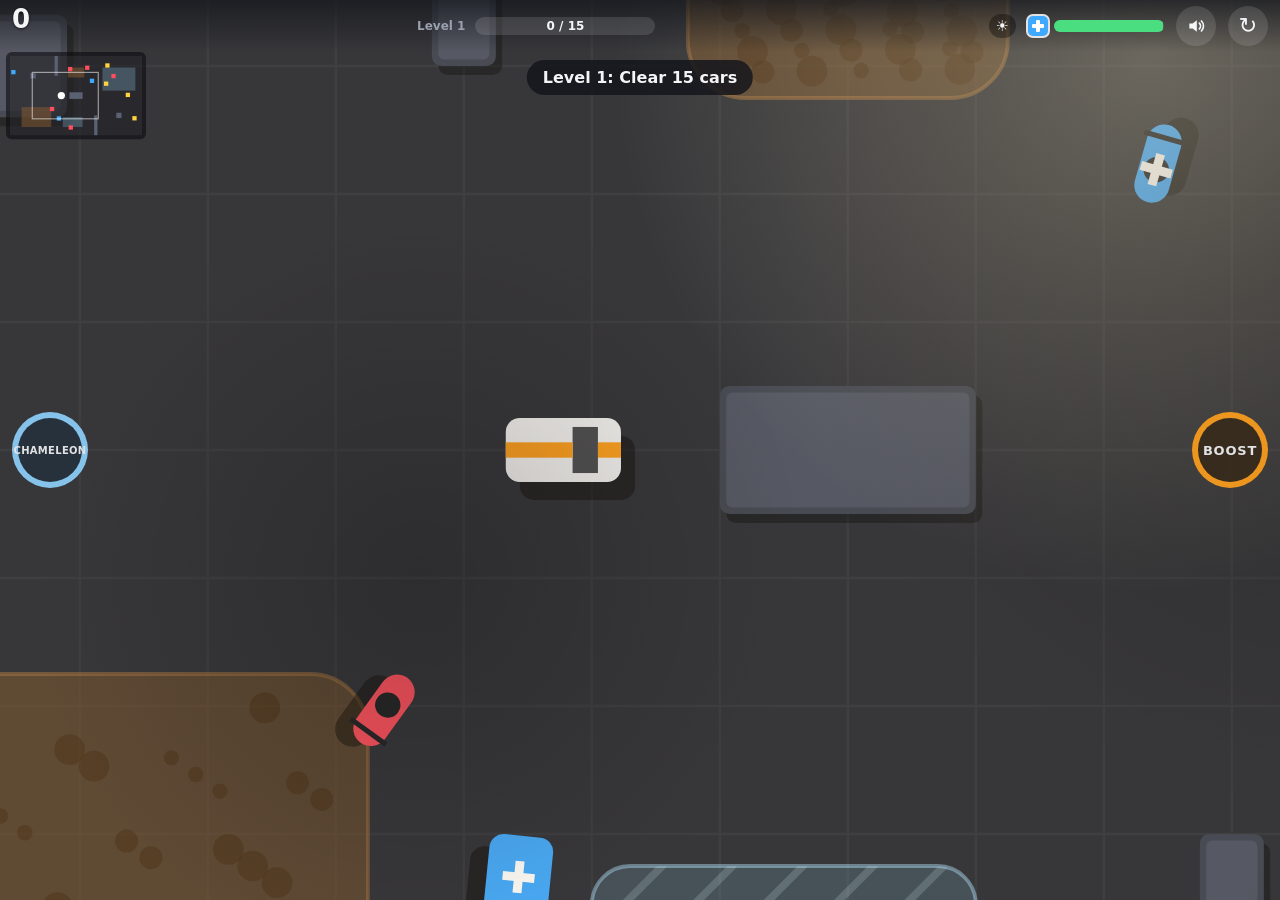
<file: index.html>
<!doctype html>
<html lang="en">
<head>
  <meta charset="utf-8">
  <meta name="viewport" content="width=device-width, initial-scale=1, maximum-scale=1, user-scalable=no, viewport-fit=cover">
  <meta name="theme-color" content="#14161c">
  <meta name="mobile-web-app-capable" content="yes">
  <meta name="apple-mobile-web-app-capable" content="yes">
  <meta name="apple-mobile-web-app-status-bar-style" content="black-translucent">
  <title>Bumper Block</title>
  <link rel="stylesheet" href="style.css?v=b4782bb3">
</head>
<body>
  <canvas id="game"></canvas>

  <div id="hud">
    <div id="score-box">
      <div id="score">0</div>
      <div id="combo"></div>
    </div>
    <div id="goal"><div id="goal-label"></div><div id="goal-items"></div></div>
    <div id="weather" hidden><span class="icon"></span><span class="wind">&#x2192;</span></div>
    <div id="health">
      <div id="repair" title="Repair color: explode these to heal"><span class="cross"></span></div>
      <div id="health-bar"><div id="health-fill"></div></div>
    </div>
    <button id="mute" type="button" aria-label="Mute sound">
      <svg viewBox="0 0 24 24" width="20" height="20" aria-hidden="true">
        <path d="M4 9h4l5-4v14l-5-4H4z" fill="currentColor"/>
        <path class="waves" d="M16 8.5a5 5 0 0 1 0 7M18.5 6a8.5 8.5 0 0 1 0 12" stroke="currentColor" stroke-width="2" fill="none" stroke-linecap="round"/>
        <path class="cross" d="M16 9l6 6M22 9l-6 6" stroke="currentColor" stroke-width="2" stroke-linecap="round"/>
      </svg>
    </button>
    <button id="restart" type="button" aria-label="Retry level">&#x21bb;</button>
  </div>

  <button id="boost" type="button" aria-label="Boost"><span>BOOST</span></button>
  <button id="ability" type="button" aria-label="Use ability"><span id="ability-label">CHAMELEON</span></button>
  <button id="ability-cycle" type="button" aria-label="Swap ability">&#x21c4;</button>

  <div id="gameover" class="overlay" hidden>
    <div class="panel">
      <h1 id="go-title">Boxed in!</h1>
      <p id="go-level"></p>
      <div id="final-score">0</div>
      <table id="go-stats" class="summary"></table>
      <div class="buttons">
        <button id="restart-big" class="primary" type="button">Retry level</button>
        <button id="restart-first" class="secondary" type="button">Level 1</button>
      </div>
    </div>
  </div>

  <div id="levelup" class="overlay" hidden>
    <div class="panel wide">
      <div class="col">
        <h1 id="lu-title">Level clear!</h1>
        <div id="lu-stars"></div>
        <table id="lu-stats"></table>
        <table id="lu-summary" class="summary"></table>
      </div>
      <div class="col">
        <p id="lu-pick">Pick an upgrade for the rest of the run</p>
        <div id="lu-cards"></div>
        <p id="lu-picks"></p>
        <div class="buttons">
          <button id="next-level" class="primary" type="button">Next level</button>
        </div>
      </div>
    </div>
  </div>

  <div id="toast"><span class="swatch"></span><span class="text"></span></div>

  <div id="debug-text" hidden></div>

  <div id="rotate">
    <div class="phone"></div>
    <p>Rotate your phone to play</p>
  </div>

  <script src="lib/planck.min.js?v=1db17d97"></script>
  <script type="importmap">
  {
    "imports": {
      "./config.js": "./config.js?v=ea735b33",
      "./js/abilities.js": "./js/abilities.js?v=c25e1be8",
      "./js/ai.js": "./js/ai.js?v=a850728c",
      "./js/audio.js": "./js/audio.js?v=5bb695b3",
      "./js/damage.js": "./js/damage.js?v=dd9b1212",
      "./js/effects.js": "./js/effects.js?v=01992020",
      "./js/hud.js": "./js/hud.js?v=381ffd1b",
      "./js/input.js": "./js/input.js?v=0644f353",
      "./js/levels.js": "./js/levels.js?v=7a642bca",
      "./js/main.js": "./js/main.js?v=d21f55bd",
      "./js/match.js": "./js/match.js?v=df3e4b51",
      "./js/physics.js": "./js/physics.js?v=33000527",
      "./js/pileup.js": "./js/pileup.js?v=db631067",
      "./js/player.js": "./js/player.js?v=d1a33bed",
      "./js/render.js": "./js/render.js?v=c2a6567c",
      "./js/spawner.js": "./js/spawner.js?v=a555c7be",
      "./js/terrain.js": "./js/terrain.js?v=55c2fb1a",
      "./js/upgrades.js": "./js/upgrades.js?v=e26ab28d",
      "./js/weather.js": "./js/weather.js?v=530e0fbd"
    }
  }
  </script>
  <script type="module" src="js/main.js?v=d21f55bd"></script>
</body>
</html>
</file>
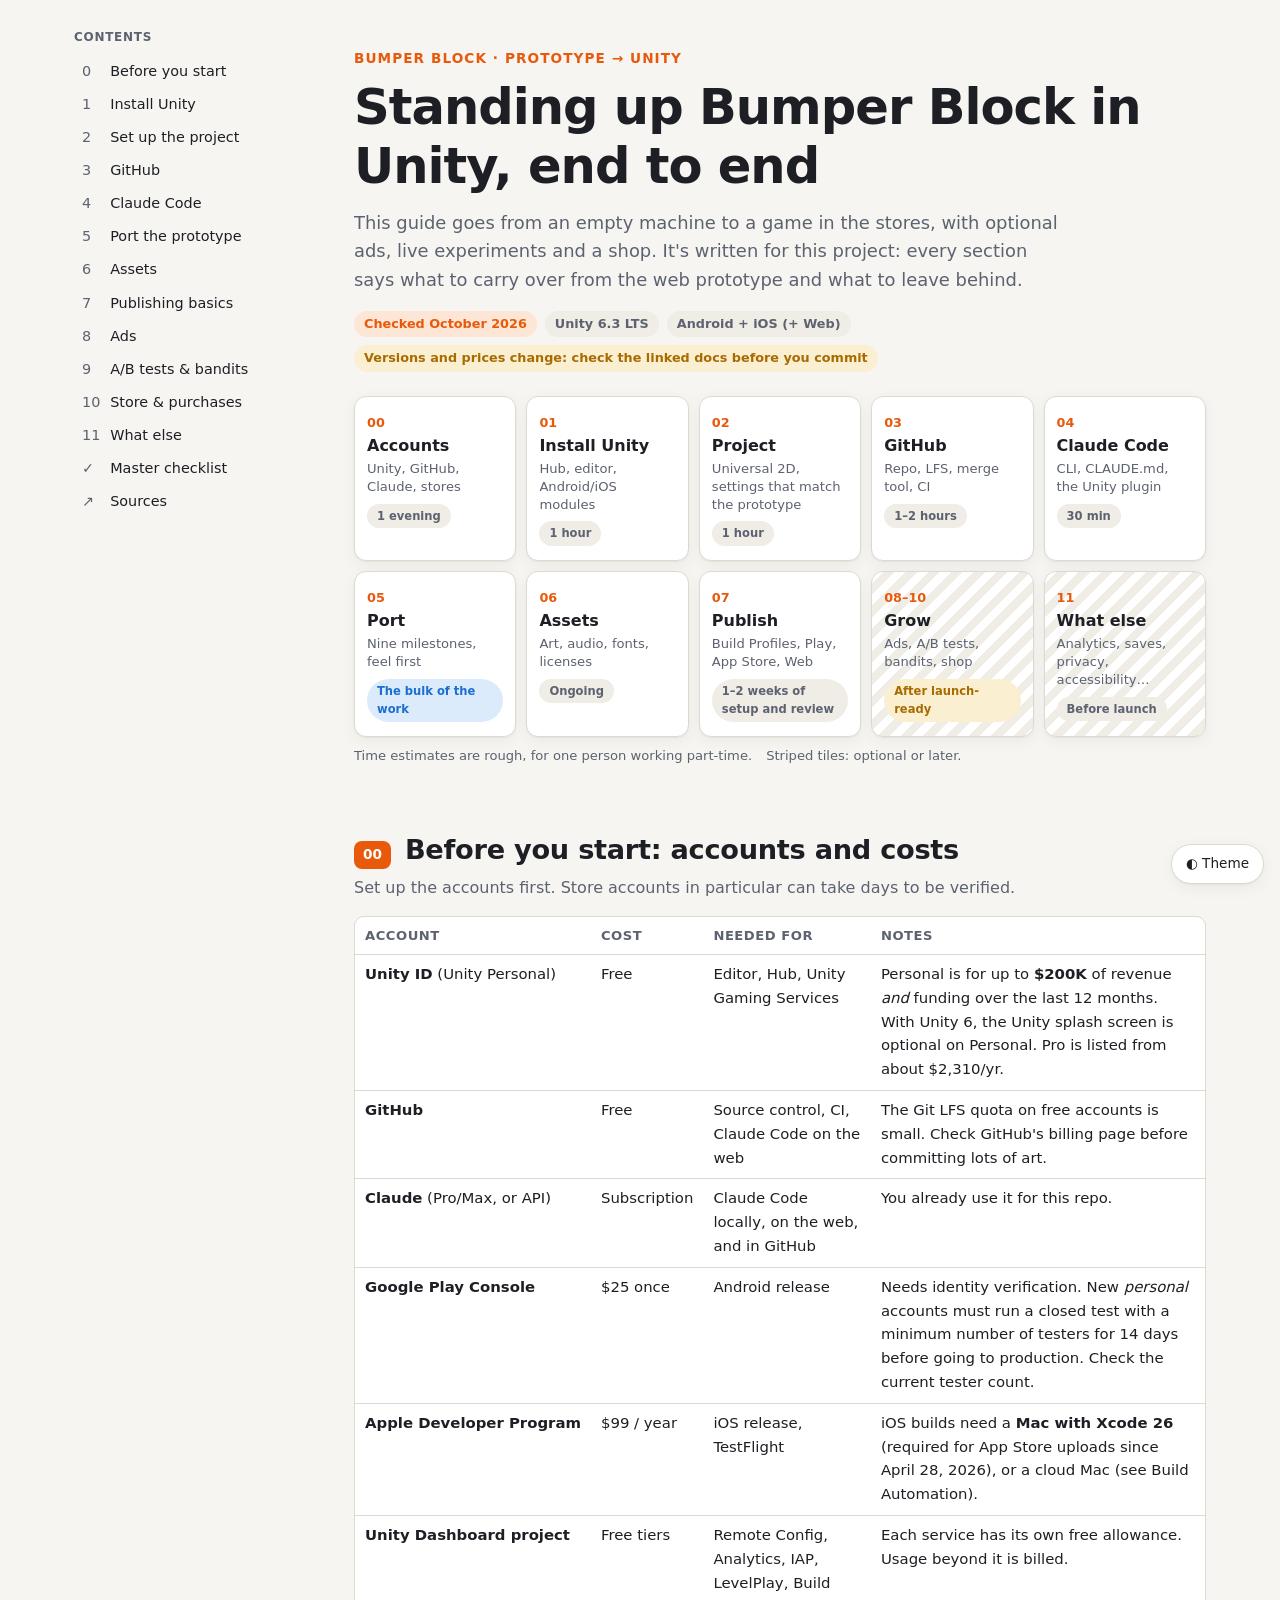
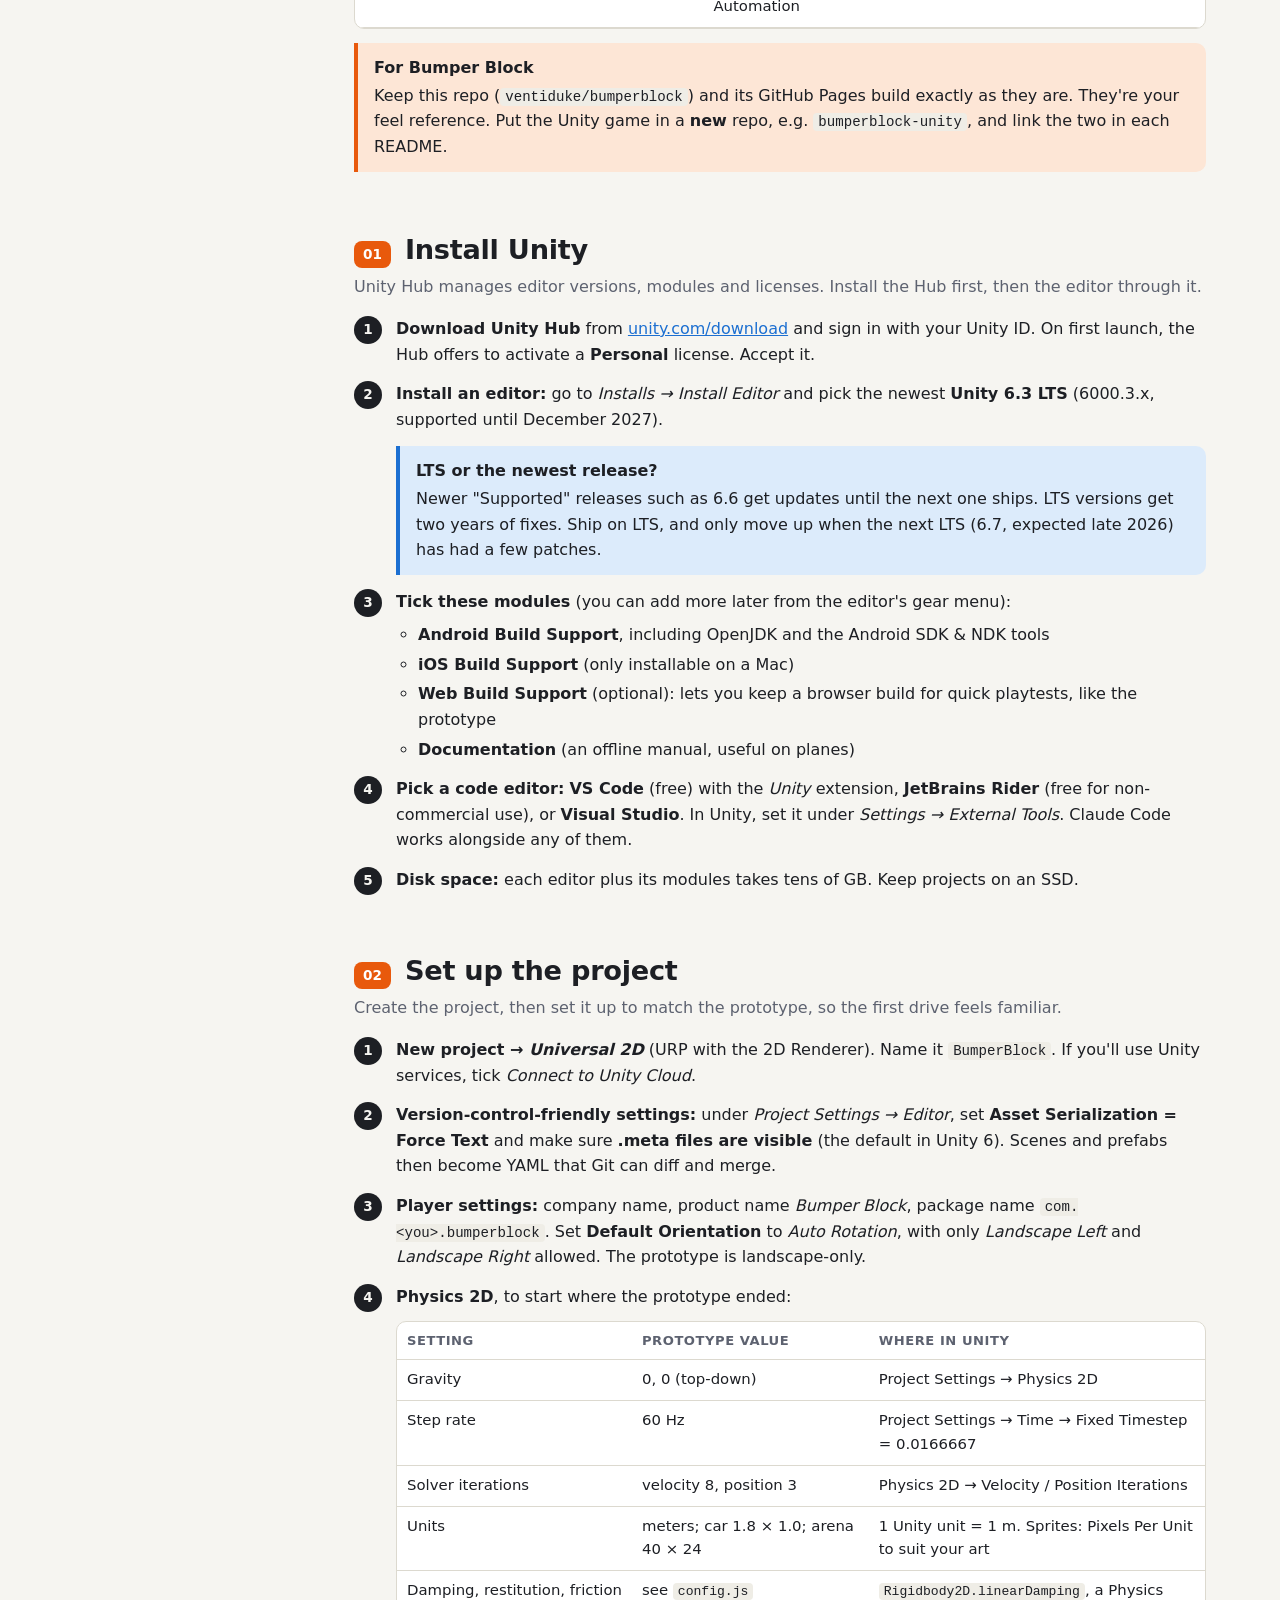
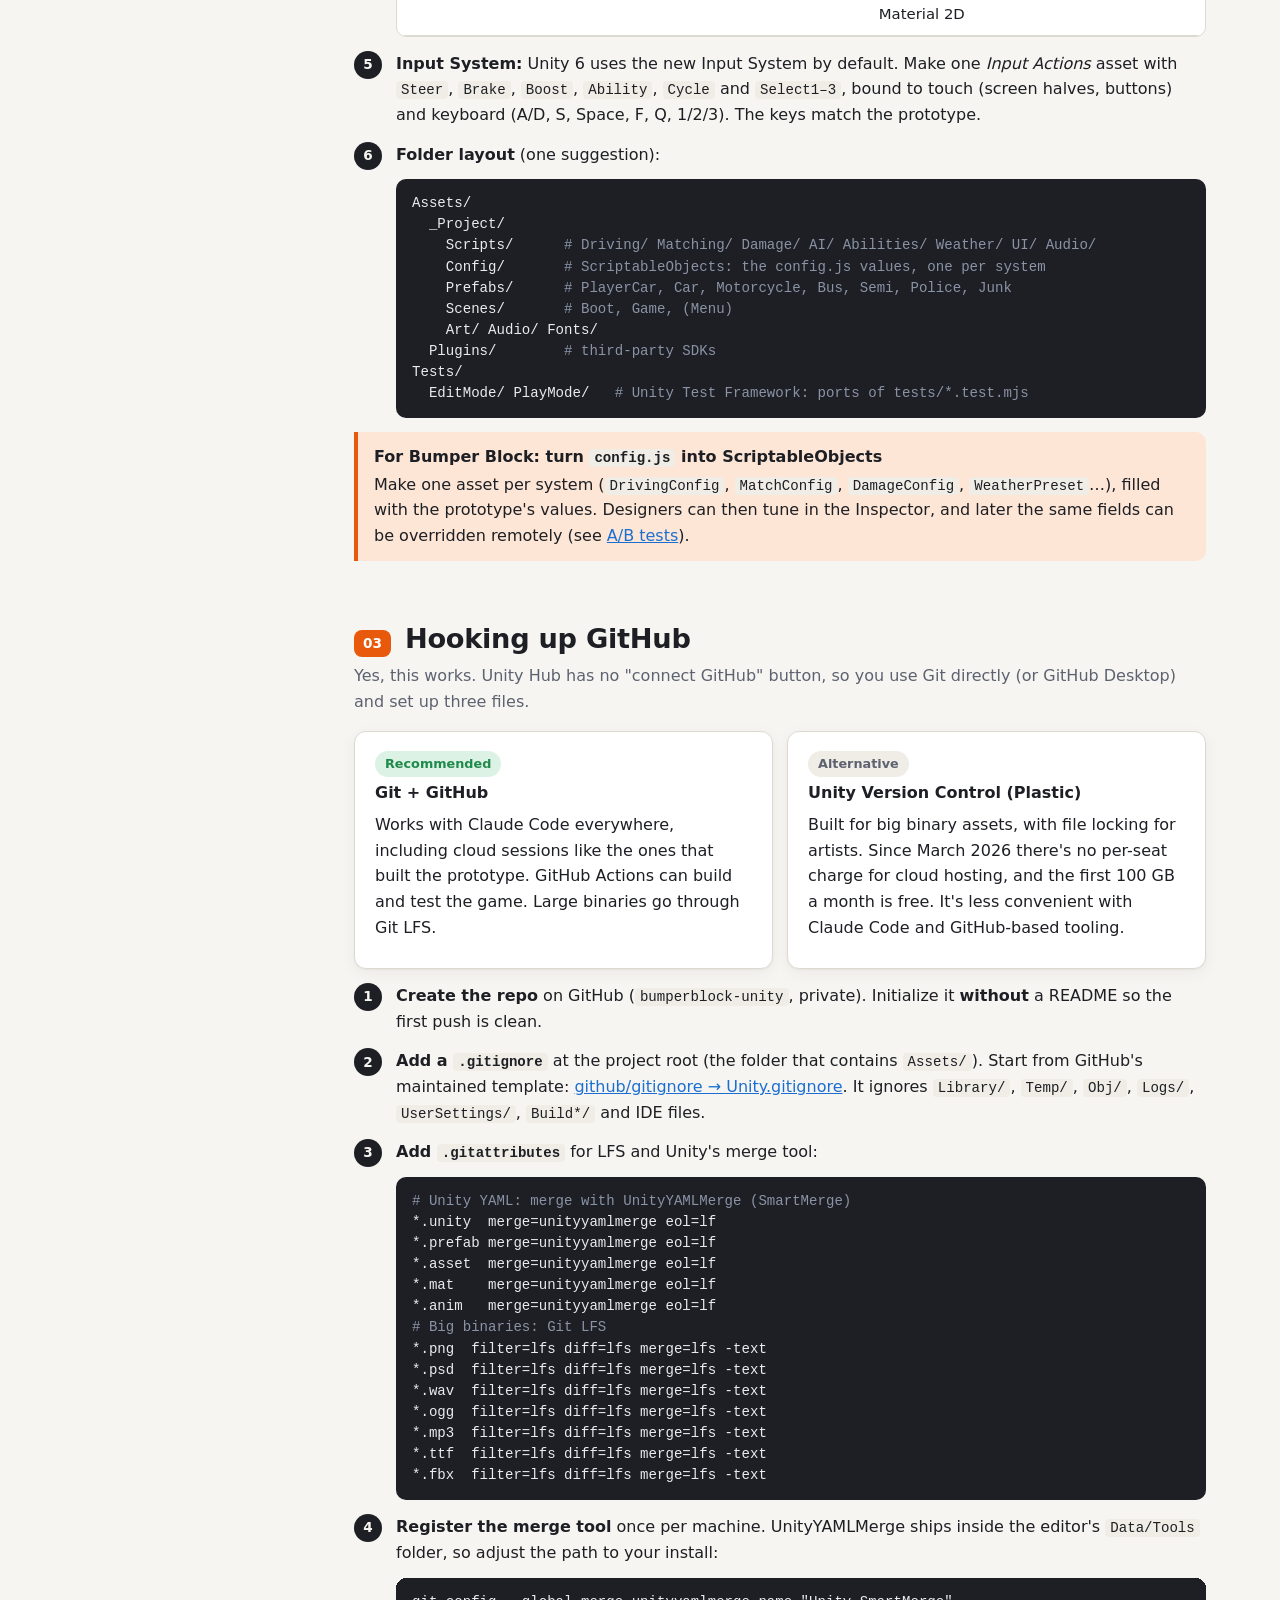
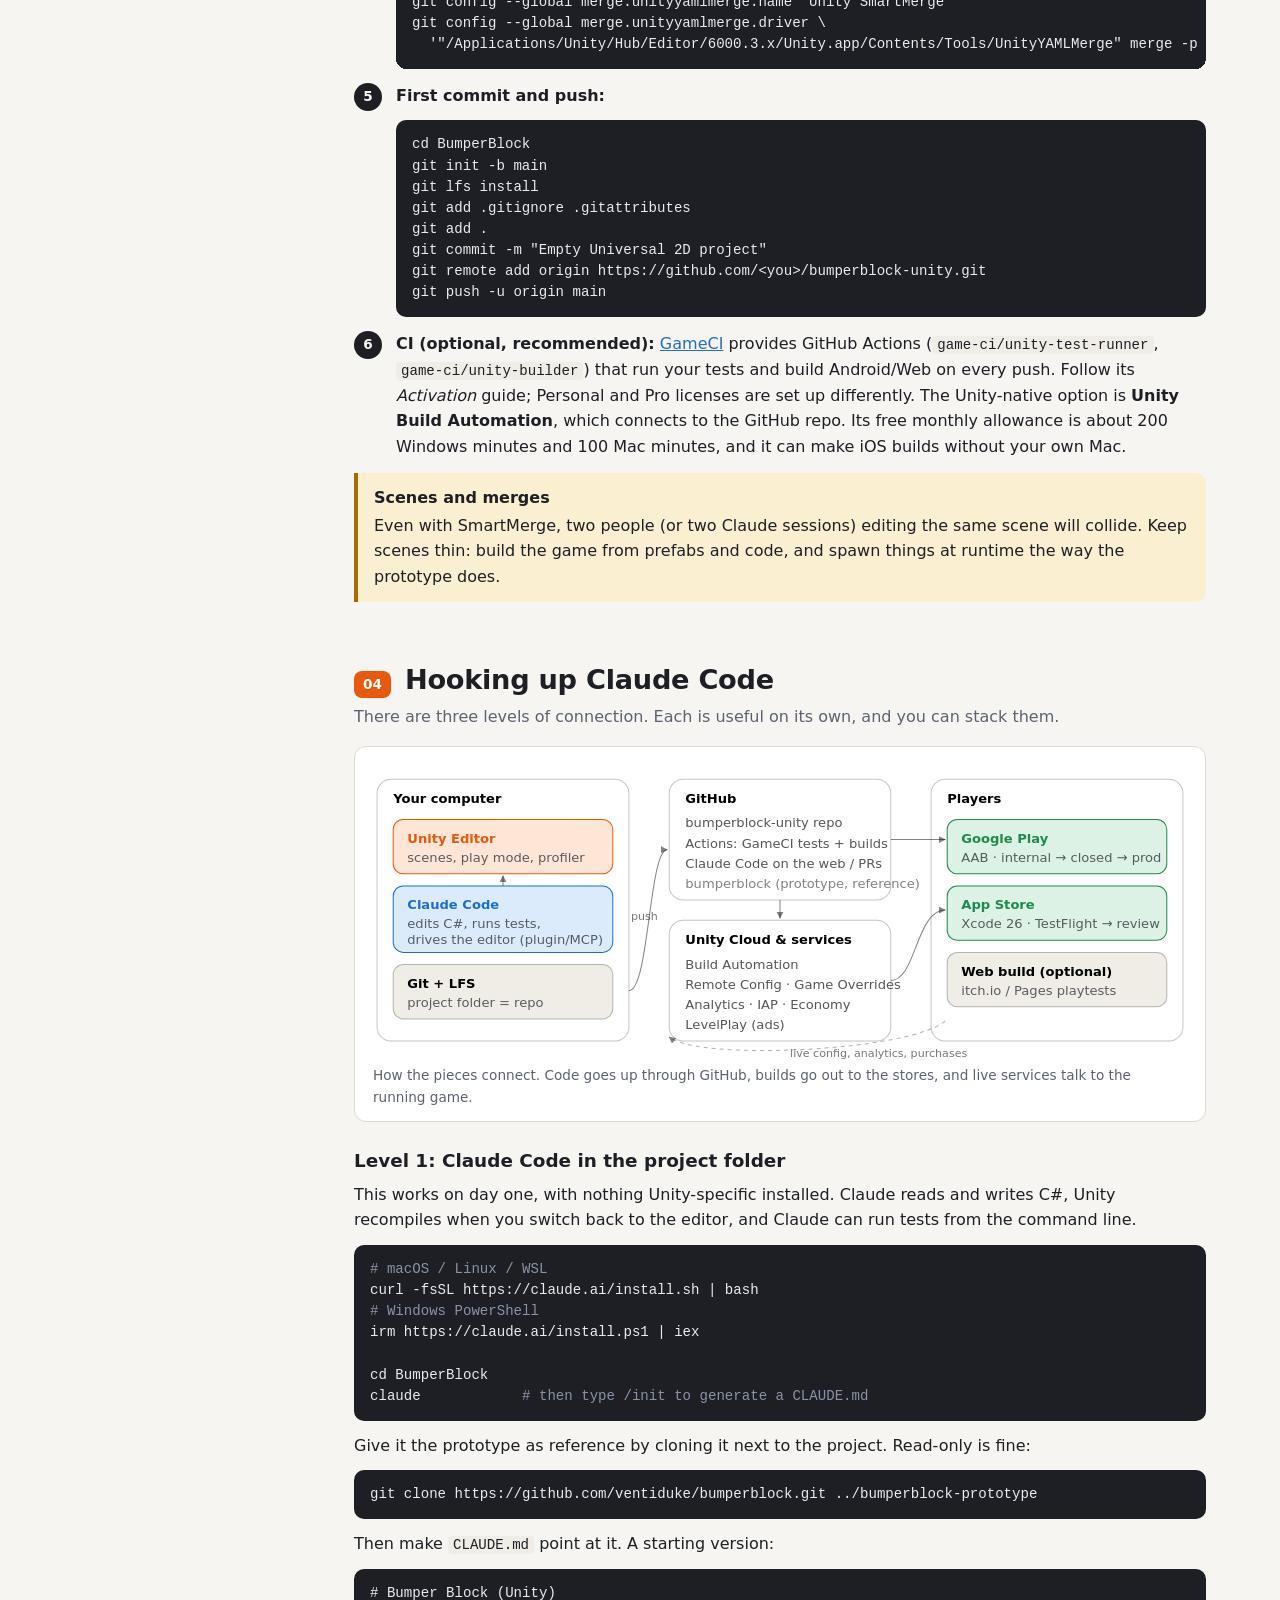
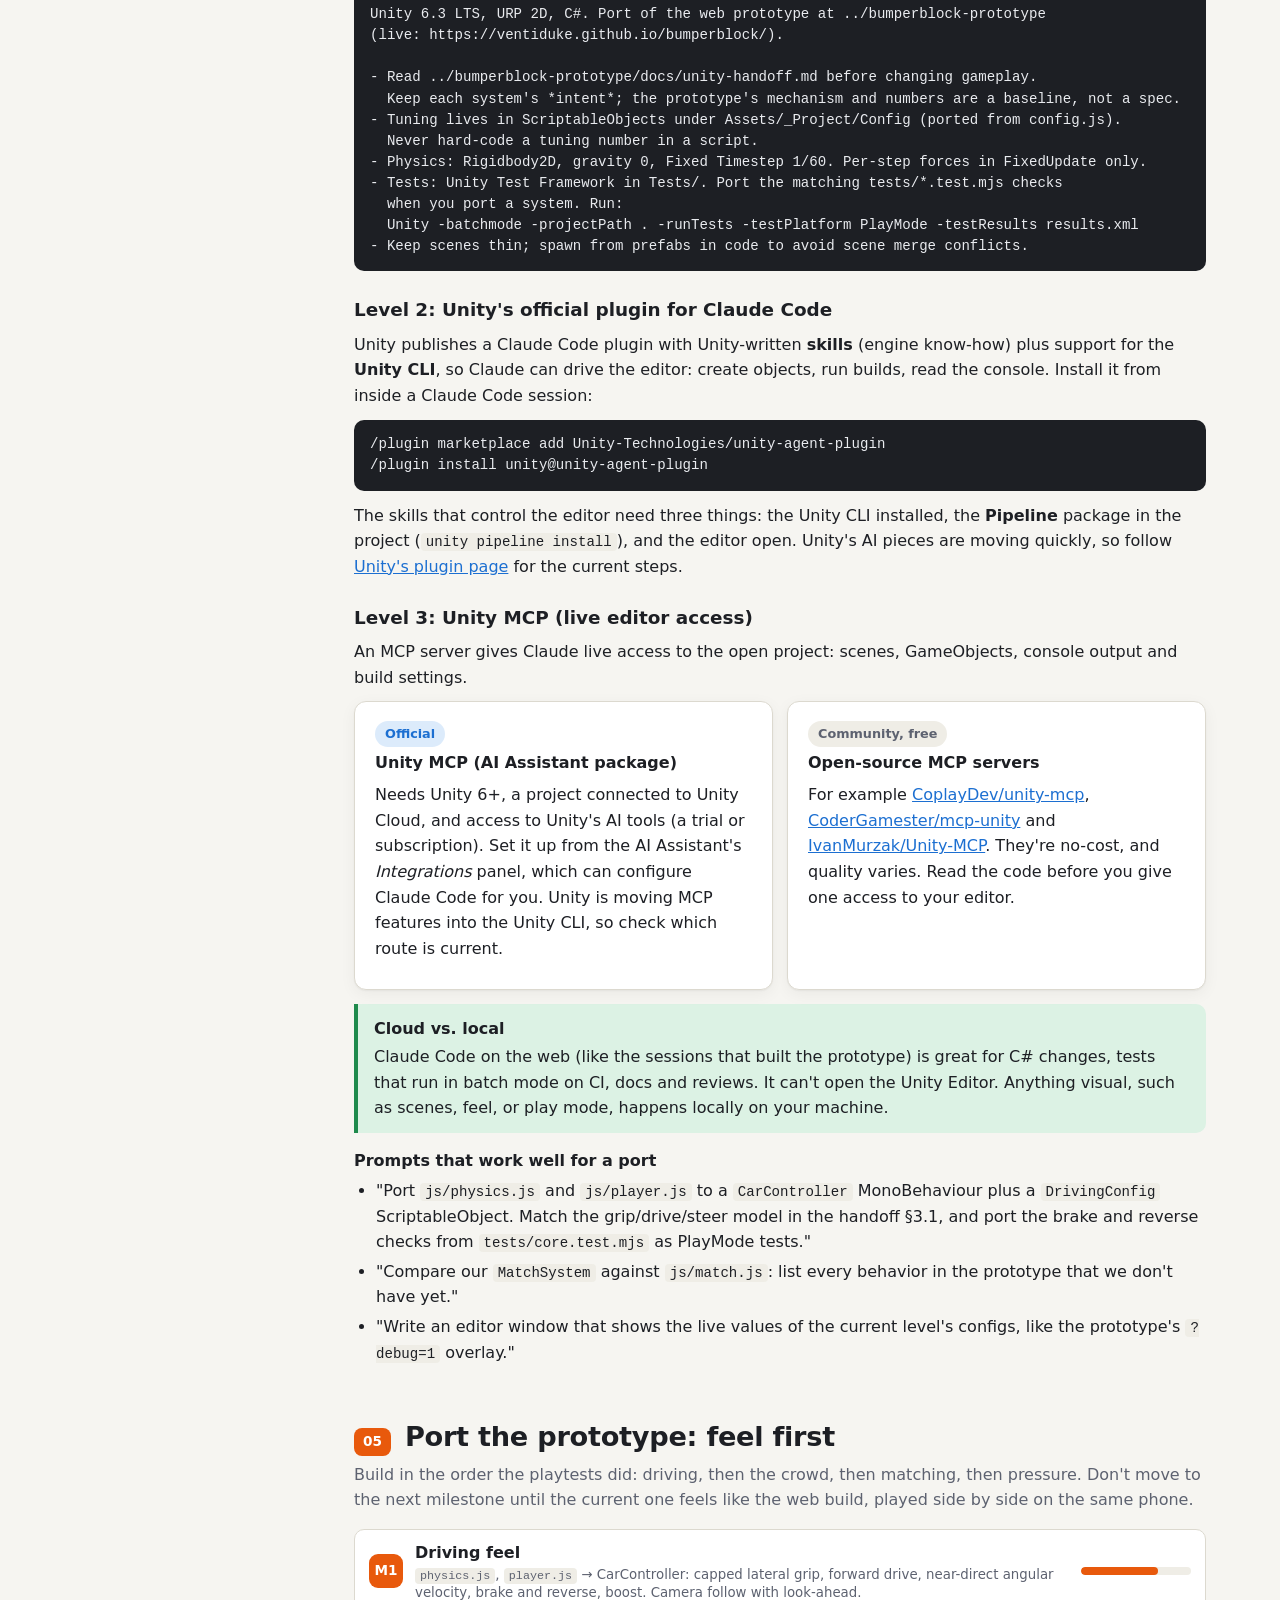
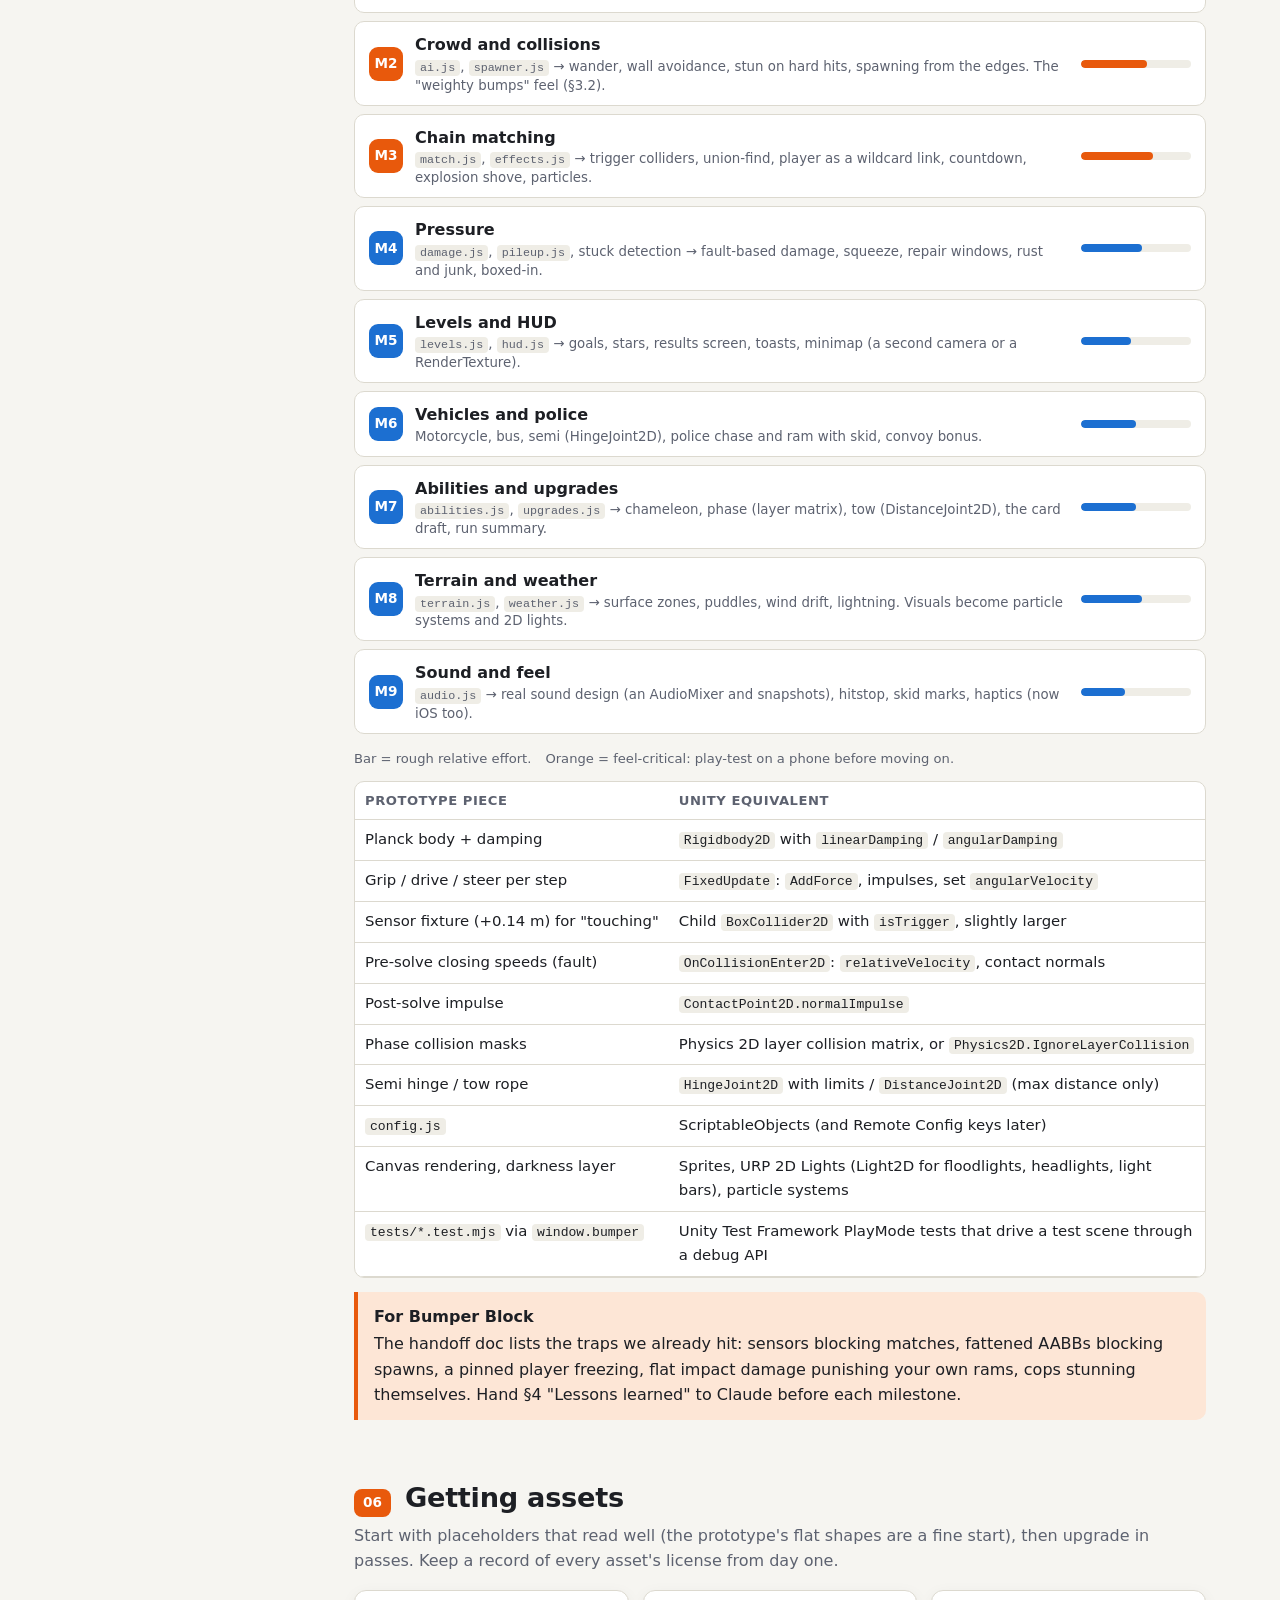
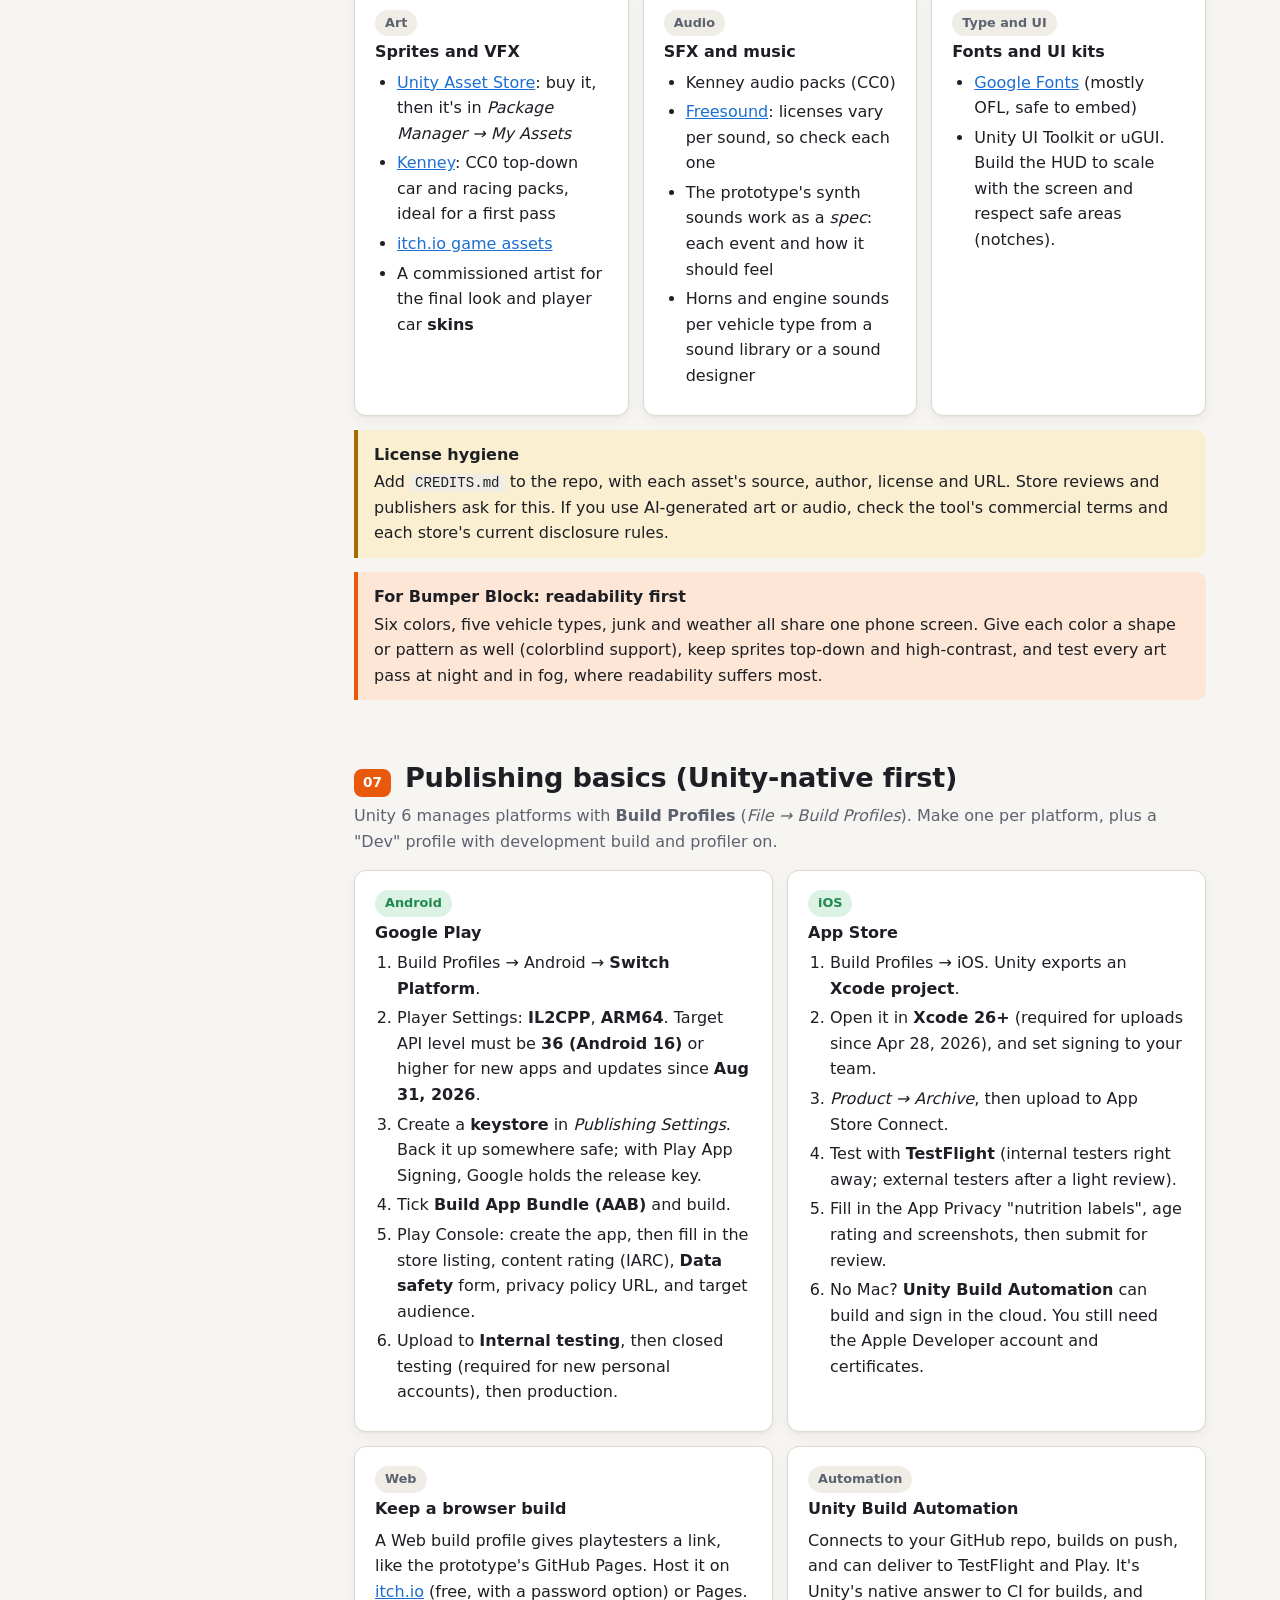
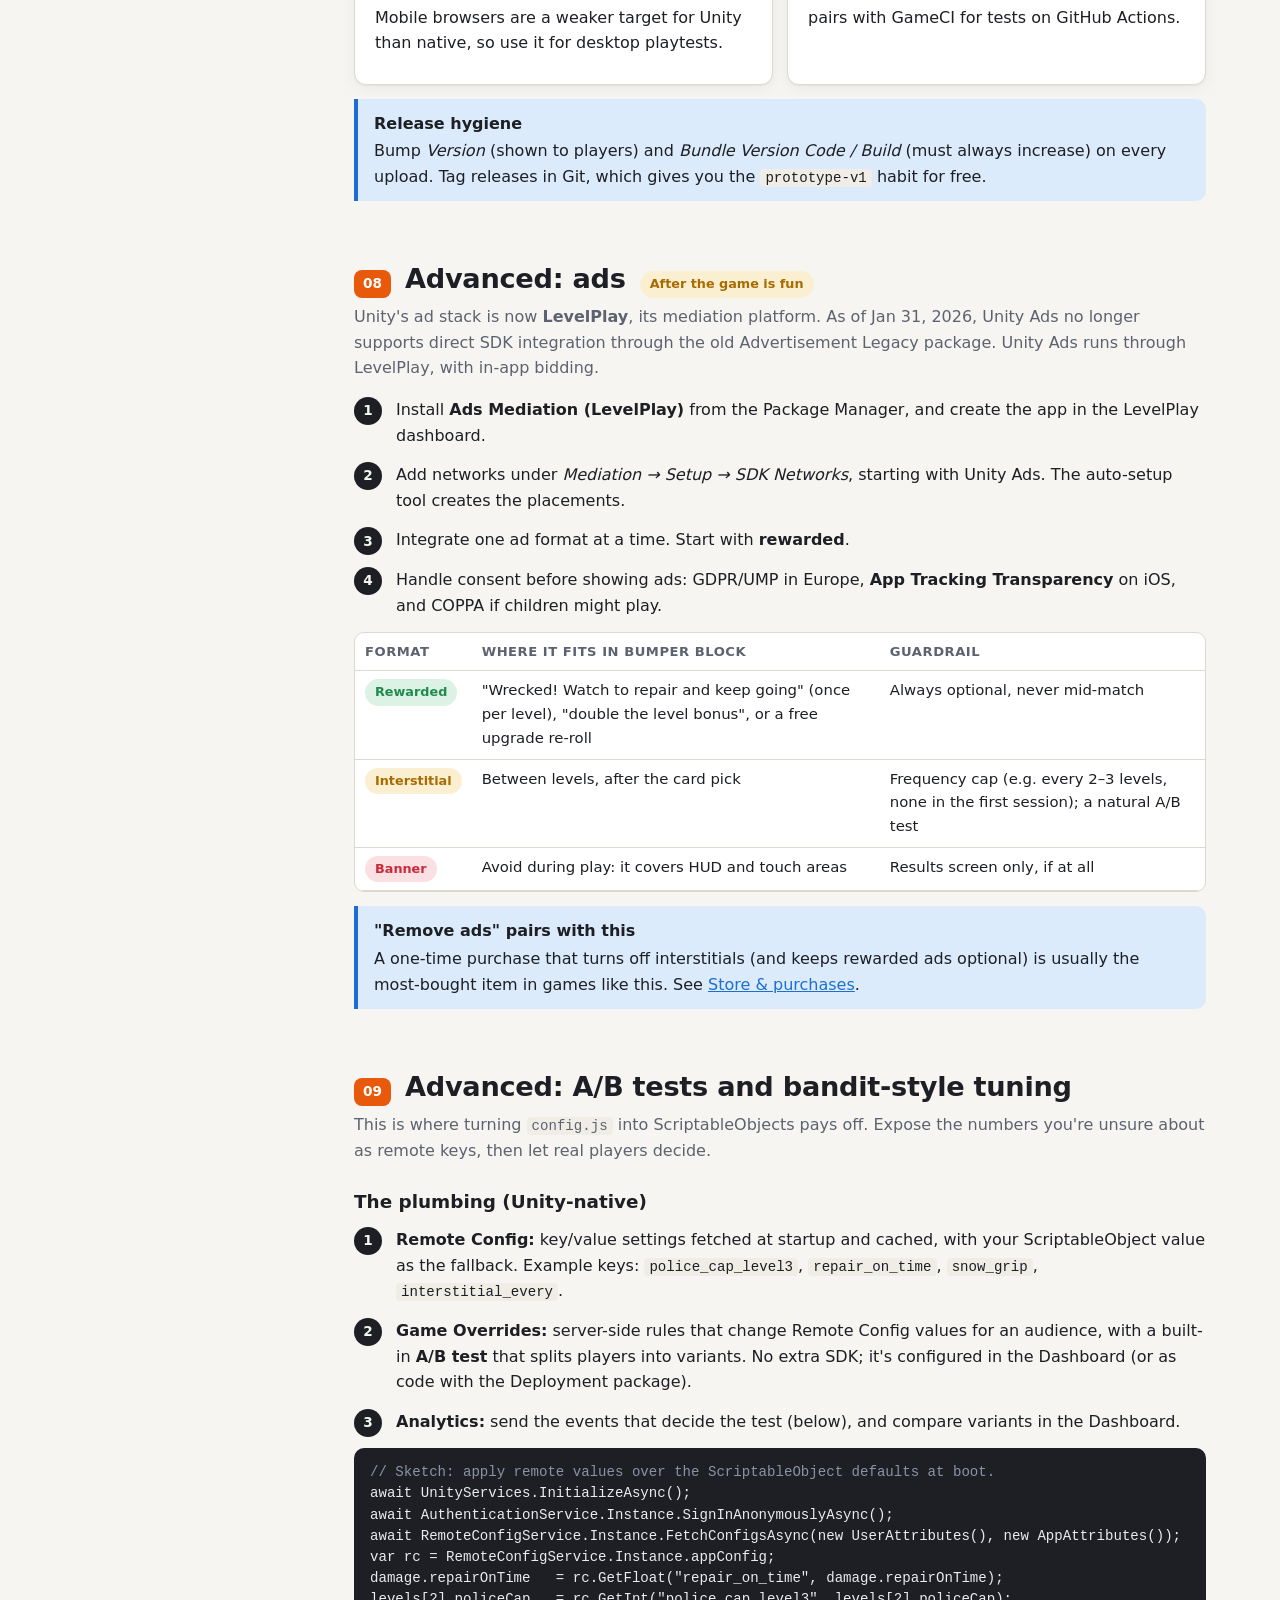
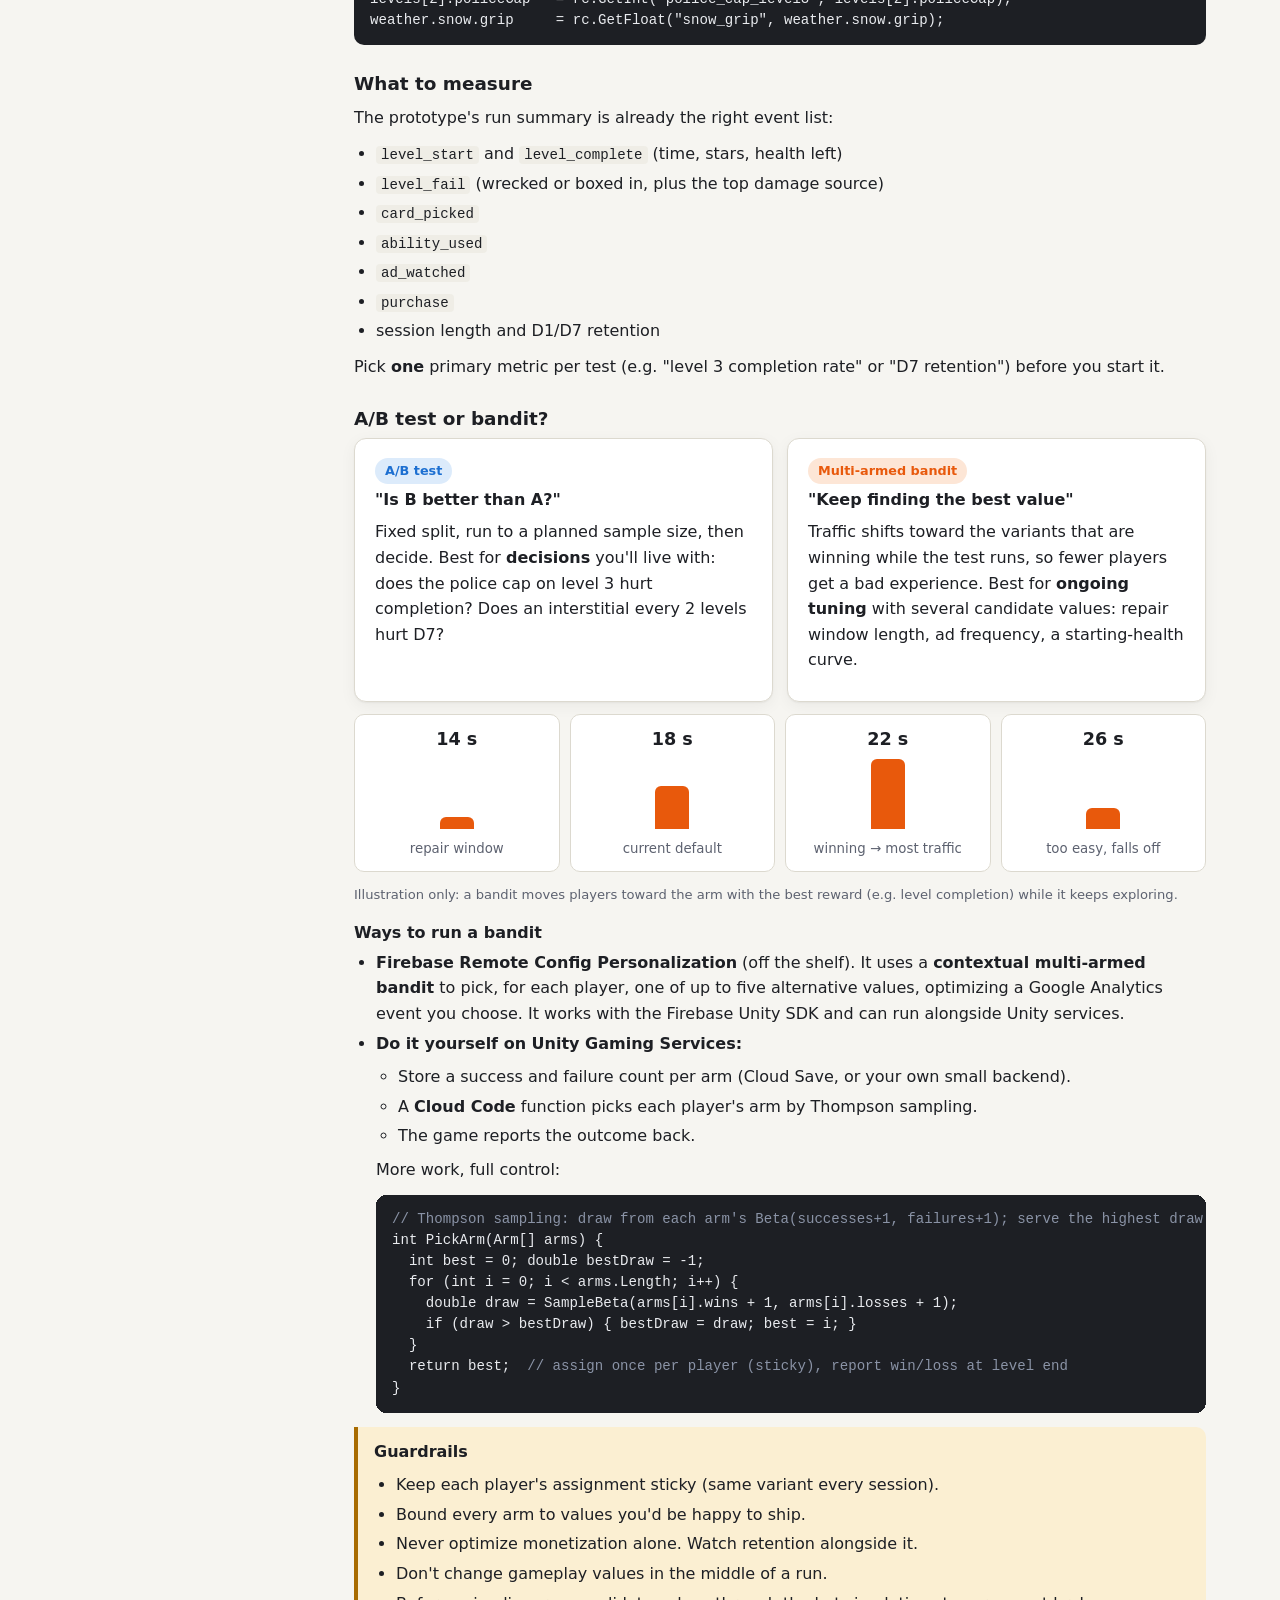
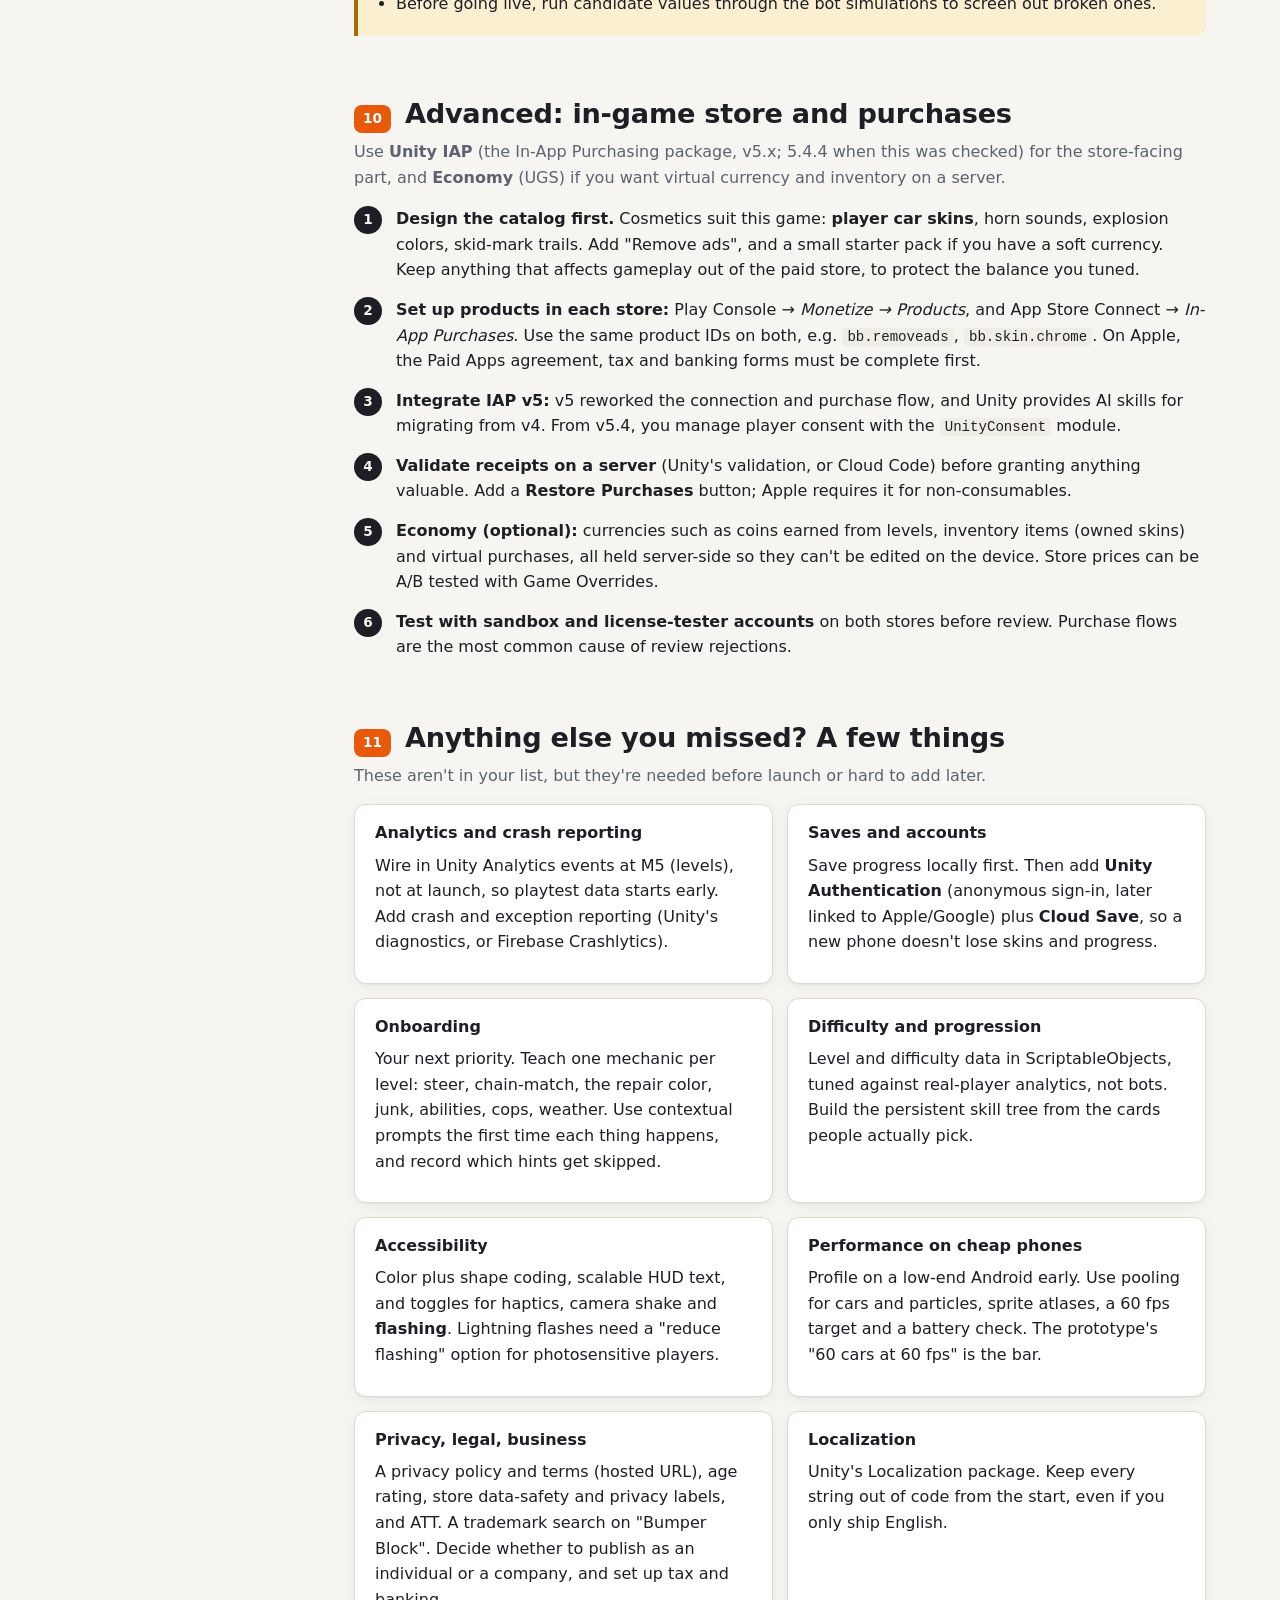
<file: docs/unity-guide.html>
<!doctype html>
<html lang="en">
<head>
<meta charset="utf-8">
<meta name="viewport" content="width=device-width, initial-scale=1">
<title>Bumper Block in Unity</title>
<meta name="description" content="End-to-end guide: standing up Bumper Block in Unity from the web prototype — install, project, GitHub, Claude Code, assets, publishing, ads, A/B tests, bandits and in-app purchases.">
<style>
:root {
  --bg: #f6f5f1;
  --surface: #ffffff;
  --surface-2: #efede6;
  --ink: #1d1f24;
  --muted: #5d6270;
  --line: #dcd9cf;
  --accent: #e8590c;
  --accent-soft: #fde6d6;
  --blue: #1c6fd1;
  --blue-soft: #dcebfb;
  --green: #1f8a4c;
  --green-soft: #dcf2e4;
  --yellow: #a86b00;
  --yellow-soft: #fbefd2;
  --red: #c92a3a;
  --red-soft: #fbe0e3;
  --code-bg: #1d1f24;
  --code-ink: #e9ebef;
  --shadow: 0 1px 2px rgba(0,0,0,.05), 0 4px 16px rgba(0,0,0,.05);
}
@media (prefers-color-scheme: dark) {
  :root:not([data-theme="light"]) {
    --bg: #14161c; --surface: #1c1f27; --surface-2: #232733; --ink: #eceef2; --muted: #9aa1b1; --line: #2f3442;
    --accent: #ff8a3d; --accent-soft: #3a2518; --blue: #6cb2ff; --blue-soft: #1a2a40; --green: #5fd38d; --green-soft: #17301f;
    --yellow: #ffd23f; --yellow-soft: #33290f; --red: #ff6b78; --red-soft: #3a1a1f; --code-bg: #0e1015; --code-ink: #e9ebef;
    --shadow: none;
  }
}
:root[data-theme="dark"] {
  --bg: #14161c; --surface: #1c1f27; --surface-2: #232733; --ink: #eceef2; --muted: #9aa1b1; --line: #2f3442;
  --accent: #ff8a3d; --accent-soft: #3a2518; --blue: #6cb2ff; --blue-soft: #1a2a40; --green: #5fd38d; --green-soft: #17301f;
  --yellow: #ffd23f; --yellow-soft: #33290f; --red: #ff6b78; --red-soft: #3a1a1f; --code-bg: #0e1015; --code-ink: #e9ebef;
  --shadow: none;
}
* { box-sizing: border-box; }
html { scroll-behavior: smooth; scroll-padding-top: 16px; }
body {
  margin: 0; background: var(--bg); color: var(--ink);
  font: 16px/1.6 system-ui, -apple-system, "Segoe UI", Roboto, sans-serif;
  -webkit-text-size-adjust: 100%;
}
a { color: var(--blue); }
code, pre, kbd { font-family: ui-monospace, SFMono-Regular, Menlo, Consolas, monospace; font-size: 0.88em; }
:not(pre) > code { background: var(--surface-2); padding: 1px 5px; border-radius: 4px; overflow-wrap: anywhere; }
pre {
  background: var(--code-bg); color: var(--code-ink); padding: 14px 16px; border-radius: 10px;
  overflow-x: auto; line-height: 1.5; margin: 12px 0;
}
pre .c { color: #8a93a6; }
h1, h2, h3, h4 { line-height: 1.2; margin: 0; }
h2 { font-size: 1.7rem; letter-spacing: -0.01em; }
h3 { font-size: 1.15rem; margin-top: 28px; margin-bottom: 8px; }
h4 { font-size: 1rem; margin-top: 18px; margin-bottom: 4px; }
p { margin: 10px 0; }
ul, ol { padding-left: 22px; margin: 8px 0; }
li { margin: 4px 0; }
table { width: 100%; border-collapse: collapse; font-size: 0.93rem; }
th, td { text-align: left; padding: 8px 10px; border-bottom: 1px solid var(--line); vertical-align: top; }
th { color: var(--muted); font-weight: 600; font-size: 0.82rem; text-transform: uppercase; letter-spacing: .04em; }
.table-wrap { overflow-x: auto; margin: 12px 0; border: 1px solid var(--line); border-radius: 10px; background: var(--surface); }
.table-wrap table td:first-child { white-space: nowrap; }

.layout { display: grid; grid-template-columns: 240px minmax(0, 1fr); gap: 40px; max-width: 1180px; margin: 0 auto; padding: 0 24px; }
nav.toc { position: sticky; top: 0; align-self: start; max-height: 100vh; overflow-y: auto; padding: 28px 0; font-size: 0.9rem; }
nav.toc b { display: block; color: var(--muted); font-size: 0.75rem; text-transform: uppercase; letter-spacing: .06em; margin-bottom: 8px; }
nav.toc a { display: flex; gap: 8px; color: var(--ink); text-decoration: none; padding: 5px 8px; border-radius: 6px; }
nav.toc a:hover { background: var(--surface-2); }
nav.toc a span { color: var(--muted); font-variant-numeric: tabular-nums; min-width: 1.4em; }
main { padding: 0 0 80px; min-width: 0; }

header.hero { padding: 48px 0 20px; }
.kicker { color: var(--accent); font-weight: 700; font-size: 0.85rem; text-transform: uppercase; letter-spacing: .08em; }
header.hero h1 { font-size: clamp(2rem, 5vw, 3.1rem); letter-spacing: -0.02em; margin: 8px 0 12px; }
.lede { font-size: 1.12rem; color: var(--muted); max-width: 62ch; }
.meta { display: flex; flex-wrap: wrap; gap: 8px; margin-top: 16px; }
.chip { display: inline-flex; align-items: center; gap: 6px; font-size: 0.8rem; font-weight: 600; padding: 3px 10px; border-radius: 999px; background: var(--surface-2); color: var(--muted); white-space: nowrap; }
.meta .chip, .stage .e { white-space: normal; }
.chip.accent { background: var(--accent-soft); color: var(--accent); }
.chip.blue { background: var(--blue-soft); color: var(--blue); }
.chip.green { background: var(--green-soft); color: var(--green); }
.chip.yellow { background: var(--yellow-soft); color: var(--yellow); }
.chip.red { background: var(--red-soft); color: var(--red); }

section { padding-top: 48px; }
.sec-head { display: flex; align-items: baseline; gap: 14px; margin-bottom: 6px; flex-wrap: wrap; }
.sec-num { font-size: 0.85rem; font-weight: 800; color: #fff; background: var(--accent); border-radius: 8px; padding: 3px 9px; }
.sec-sub { color: var(--muted); margin: 4px 0 16px; }

.card { background: var(--surface); border: 1px solid var(--line); border-radius: 12px; padding: 18px 20px; box-shadow: var(--shadow); margin: 14px 0; }
.grid { display: grid; gap: 14px; }
.grid.two { grid-template-columns: repeat(2, minmax(0, 1fr)); }
.grid.three { grid-template-columns: repeat(3, minmax(0, 1fr)); }
.grid .card { margin: 0; }
.card h4 { margin-top: 0; }
.card .chip { margin-bottom: 6px; }

.callout { border-left: 4px solid var(--blue); background: var(--blue-soft); padding: 12px 16px; border-radius: 0 10px 10px 0; margin: 14px 0; }
.callout.bb { border-color: var(--accent); background: var(--accent-soft); }
.callout.warn { border-color: var(--yellow); background: var(--yellow-soft); }
.callout.ok { border-color: var(--green); background: var(--green-soft); }
.callout > b:first-child { display: block; margin-bottom: 2px; }

ol.steps { list-style: none; padding: 0; counter-reset: s; }
ol.steps > li { counter-increment: s; position: relative; padding-left: 42px; margin: 14px 0; }
ol.steps > li::before {
  content: counter(s); position: absolute; left: 0; top: 0; width: 28px; height: 28px; border-radius: 50%;
  background: var(--ink); color: var(--bg); font-weight: 800; font-size: 0.85rem; display: grid; place-items: center;
}

/* Roadmap infographic */
.roadmap { display: grid; grid-template-columns: repeat(5, minmax(0, 1fr)); gap: 10px; margin: 24px 0 8px; }
.stage { position: relative; background: var(--surface); border: 1px solid var(--line); border-radius: 12px; padding: 12px 12px 14px; text-decoration: none; color: var(--ink); box-shadow: var(--shadow); }
.stage:hover { border-color: var(--accent); }
.stage .n { font-weight: 800; color: var(--accent); font-size: 0.8rem; }
.stage .t { font-weight: 700; display: block; margin: 2px 0 4px; line-height: 1.25; }
.stage .d { color: var(--muted); font-size: 0.82rem; line-height: 1.35; display: block; }
.stage .e { margin-top: 8px; font-size: 0.72rem; }
.stage.adv { background: repeating-linear-gradient(135deg, var(--surface), var(--surface) 8px, var(--surface-2) 8px, var(--surface-2) 16px); }
.legend { display: flex; flex-wrap: wrap; gap: 14px; color: var(--muted); font-size: 0.82rem; }

/* Port milestones */
.milestones { display: grid; gap: 8px; margin: 14px 0; }
.ms { display: grid; grid-template-columns: 34px minmax(0, 1fr) auto; gap: 12px; align-items: center; background: var(--surface); border: 1px solid var(--line); border-radius: 10px; padding: 10px 14px; }
.ms .k { width: 34px; height: 34px; border-radius: 9px; display: grid; place-items: center; font-weight: 800; color: #fff; background: var(--blue); font-size: 0.85rem; }
.ms.feel .k { background: var(--accent); }
.ms b { display: block; }
.ms small { color: var(--muted); display: block; line-height: 1.35; }
.bar { height: 8px; border-radius: 4px; background: var(--surface-2); width: 110px; overflow: hidden; }
.bar i { display: block; height: 100%; background: var(--blue); border-radius: 4px; }
.ms.feel .bar i { background: var(--accent); }

/* Diagram */
.diagram { background: var(--surface); border: 1px solid var(--line); border-radius: 12px; padding: 12px; margin: 16px 0; overflow-x: auto; }
.diagram svg { display: block; width: 100%; min-width: 640px; height: auto; color: var(--ink); }
.diagram .cap { color: var(--muted); font-size: 0.85rem; padding: 4px 6px 0; }

/* Checklist */
.check { list-style: none; padding: 0; }
.check li { display: flex; gap: 10px; align-items: flex-start; padding: 6px 0; border-bottom: 1px dashed var(--line); }
.check li:last-child { border-bottom: 0; }
.check input { margin-top: 5px; width: 18px; height: 18px; accent-color: var(--accent); flex: none; }
.check label { cursor: pointer; }
.check input:checked + label { color: var(--muted); text-decoration: line-through; }
.progress { display: flex; align-items: center; gap: 10px; font-size: 0.85rem; color: var(--muted); margin-top: 6px; }
.progress .bar { width: 160px; }
.progress .bar i { background: var(--green); }

.bandit { display: grid; grid-template-columns: repeat(4, minmax(0, 1fr)); gap: 10px; margin: 12px 0; }
.arm { background: var(--surface); border: 1px solid var(--line); border-radius: 10px; padding: 10px; text-align: center; }
.arm .v { font-weight: 800; font-size: 1.1rem; }
.arm .share { height: 70px; display: flex; align-items: flex-end; justify-content: center; margin: 6px 0; }
.arm .share i { width: 34px; border-radius: 6px 6px 0 0; background: var(--accent); }
.arm small { color: var(--muted); }

footer { color: var(--muted); font-size: 0.85rem; border-top: 1px solid var(--line); margin-top: 60px; padding-top: 20px; }
.theme-btn { position: fixed; right: 16px; bottom: 16px; background: var(--surface); color: var(--ink); border: 1px solid var(--line); border-radius: 999px; padding: 8px 14px; font: inherit; font-size: 0.85rem; cursor: pointer; box-shadow: var(--shadow); }

@media (max-width: 960px) {
  .layout { grid-template-columns: minmax(0, 1fr); padding: 0 16px; }
  nav.toc { position: static; max-height: none; padding: 16px 0 0; display: none; }
  .roadmap { grid-template-columns: repeat(2, minmax(0, 1fr)); }
  .grid.three { grid-template-columns: minmax(0, 1fr); }
}
@media (max-width: 640px) {
  .grid.two { grid-template-columns: minmax(0, 1fr); }
  .bandit { grid-template-columns: repeat(2, minmax(0, 1fr)); }
  .ms { grid-template-columns: 34px minmax(0, 1fr); }
  .ms .bar { display: none; }
  h2 { font-size: 1.4rem; }
}
@media print {
  nav.toc, .theme-btn { display: none; }
  .layout { grid-template-columns: 1fr; }
}
</style>
</head>
<body>
<div class="layout">
<nav class="toc" aria-label="Contents">
  <b>Contents</b>
  <a href="#start"><span>0</span>Before you start</a>
  <a href="#install"><span>1</span>Install Unity</a>
  <a href="#project"><span>2</span>Set up the project</a>
  <a href="#github"><span>3</span>GitHub</a>
  <a href="#claude"><span>4</span>Claude Code</a>
  <a href="#port"><span>5</span>Port the prototype</a>
  <a href="#assets"><span>6</span>Assets</a>
  <a href="#publish"><span>7</span>Publishing basics</a>
  <a href="#ads"><span>8</span>Ads</a>
  <a href="#experiments"><span>9</span>A/B tests &amp; bandits</a>
  <a href="#iap"><span>10</span>Store &amp; purchases</a>
  <a href="#missed"><span>11</span>What else</a>
  <a href="#checklist"><span>✓</span>Master checklist</a>
  <a href="#sources"><span>↗</span>Sources</a>
</nav>

<main>
<header class="hero">
  <div class="kicker">Bumper Block · Prototype → Unity</div>
  <h1>Standing up Bumper Block in Unity, end to end</h1>
  <p class="lede">This guide goes from an empty machine to a game in the stores, with optional ads, live experiments and a shop. It's written for this project: every section says what to carry over from the web prototype and what to leave behind.</p>
  <div class="meta">
    <span class="chip accent">Checked October 2026</span>
    <span class="chip">Unity 6.3 LTS</span>
    <span class="chip">Android + iOS (+ Web)</span>
    <span class="chip yellow">Versions and prices change: check the linked docs before you commit</span>
  </div>

  <div class="roadmap" role="list" aria-label="Roadmap">
    <a class="stage" role="listitem" href="#start"><span class="n">00</span><span class="t">Accounts</span><span class="d">Unity, GitHub, Claude, stores</span><span class="e chip">1 evening</span></a>
    <a class="stage" role="listitem" href="#install"><span class="n">01</span><span class="t">Install Unity</span><span class="d">Hub, editor, Android/iOS modules</span><span class="e chip">1 hour</span></a>
    <a class="stage" role="listitem" href="#project"><span class="n">02</span><span class="t">Project</span><span class="d">Universal 2D, settings that match the prototype</span><span class="e chip">1 hour</span></a>
    <a class="stage" role="listitem" href="#github"><span class="n">03</span><span class="t">GitHub</span><span class="d">Repo, LFS, merge tool, CI</span><span class="e chip">1–2 hours</span></a>
    <a class="stage" role="listitem" href="#claude"><span class="n">04</span><span class="t">Claude Code</span><span class="d">CLI, CLAUDE.md, the Unity plugin</span><span class="e chip">30 min</span></a>
    <a class="stage" role="listitem" href="#port"><span class="n">05</span><span class="t">Port</span><span class="d">Nine milestones, feel first</span><span class="e chip blue">The bulk of the work</span></a>
    <a class="stage" role="listitem" href="#assets"><span class="n">06</span><span class="t">Assets</span><span class="d">Art, audio, fonts, licenses</span><span class="e chip">Ongoing</span></a>
    <a class="stage" role="listitem" href="#publish"><span class="n">07</span><span class="t">Publish</span><span class="d">Build Profiles, Play, App Store, Web</span><span class="e chip">1–2 weeks of setup and review</span></a>
    <a class="stage adv" role="listitem" href="#ads"><span class="n">08–10</span><span class="t">Grow</span><span class="d">Ads, A/B tests, bandits, shop</span><span class="e chip yellow">After launch-ready</span></a>
    <a class="stage adv" role="listitem" href="#missed"><span class="n">11</span><span class="t">What else</span><span class="d">Analytics, saves, privacy, accessibility…</span><span class="e chip">Before launch</span></a>
  </div>
  <div class="legend"><span>Time estimates are rough, for one person working part-time.</span><span>Striped tiles: optional or later.</span></div>
</header>

<!-- ============================================================ -->
<section id="start">
  <div class="sec-head"><span class="sec-num">00</span><h2>Before you start: accounts and costs</h2></div>
  <p class="sec-sub">Set up the accounts first. Store accounts in particular can take days to be verified.</p>

  <div class="table-wrap"><table>
    <tr><th>Account</th><th>Cost</th><th>Needed for</th><th>Notes</th></tr>
    <tr><td><b>Unity ID</b> (Unity Personal)</td><td>Free</td><td>Editor, Hub, Unity Gaming Services</td><td>Personal is for up to <b>$200K</b> of revenue <i>and</i> funding over the last 12 months. With Unity 6, the Unity splash screen is optional on Personal. Pro is listed from about $2,310/yr.</td></tr>
    <tr><td><b>GitHub</b></td><td>Free</td><td>Source control, CI, Claude Code on the web</td><td>The Git LFS quota on free accounts is small. Check GitHub's billing page before committing lots of art.</td></tr>
    <tr><td><b>Claude</b> (Pro/Max, or API)</td><td>Subscription</td><td>Claude Code locally, on the web, and in GitHub</td><td>You already use it for this repo.</td></tr>
    <tr><td><b>Google Play Console</b></td><td>$25 once</td><td>Android release</td><td>Needs identity verification. New <i>personal</i> accounts must run a closed test with a minimum number of testers for 14 days before going to production. Check the current tester count.</td></tr>
    <tr><td><b>Apple Developer Program</b></td><td>$99 / year</td><td>iOS release, TestFlight</td><td>iOS builds need a <b>Mac with Xcode 26</b> (required for App Store uploads since April 28, 2026), or a cloud Mac (see Build Automation).</td></tr>
    <tr><td><b>Unity Dashboard project</b></td><td>Free tiers</td><td>Remote Config, Analytics, IAP, LevelPlay, Build Automation</td><td>Each service has its own free allowance. Usage beyond it is billed.</td></tr>
  </table></div>

  <div class="callout bb"><b>For Bumper Block</b>Keep this repo (<code>ventiduke/bumperblock</code>) and its GitHub Pages build exactly as they are. They're your feel reference. Put the Unity game in a <b>new</b> repo, e.g. <code>bumperblock-unity</code>, and link the two in each README.</div>
</section>

<!-- ============================================================ -->
<section id="install">
  <div class="sec-head"><span class="sec-num">01</span><h2>Install Unity</h2></div>
  <p class="sec-sub">Unity Hub manages editor versions, modules and licenses. Install the Hub first, then the editor through it.</p>
  <ol class="steps">
    <li><b>Download Unity Hub</b> from <a href="https://unity.com/download">unity.com/download</a> and sign in with your Unity ID. On first launch, the Hub offers to activate a <b>Personal</b> license. Accept it.</li>
    <li><b>Install an editor:</b> go to <i>Installs → Install Editor</i> and pick the newest <b>Unity 6.3 LTS</b> (6000.3.x, supported until December 2027).
      <div class="callout"><b>LTS or the newest release?</b>Newer "Supported" releases such as 6.6 get updates until the next one ships. LTS versions get two years of fixes. Ship on LTS, and only move up when the next LTS (6.7, expected late 2026) has had a few patches.</div></li>
    <li><b>Tick these modules</b> (you can add more later from the editor's gear menu):
      <ul>
        <li><b>Android Build Support</b>, including OpenJDK and the Android SDK &amp; NDK tools</li>
        <li><b>iOS Build Support</b> (only installable on a Mac)</li>
        <li><b>Web Build Support</b> (optional): lets you keep a browser build for quick playtests, like the prototype</li>
        <li><b>Documentation</b> (an offline manual, useful on planes)</li>
      </ul></li>
    <li><b>Pick a code editor:</b> <b>VS Code</b> (free) with the <i>Unity</i> extension, <b>JetBrains Rider</b> (free for non-commercial use), or <b>Visual Studio</b>. In Unity, set it under <i>Settings → External Tools</i>. Claude Code works alongside any of them.</li>
    <li><b>Disk space:</b> each editor plus its modules takes tens of GB. Keep projects on an SSD.</li>
  </ol>
</section>

<!-- ============================================================ -->
<section id="project">
  <div class="sec-head"><span class="sec-num">02</span><h2>Set up the project</h2></div>
  <p class="sec-sub">Create the project, then set it up to match the prototype, so the first drive feels familiar.</p>

  <ol class="steps">
    <li><b>New project → <i>Universal 2D</i></b> (URP with the 2D Renderer). Name it <code>BumperBlock</code>. If you'll use Unity services, tick <i>Connect to Unity Cloud</i>.</li>
    <li><b>Version-control-friendly settings:</b> under <i>Project Settings → Editor</i>, set <b>Asset Serialization = Force Text</b> and make sure <b>.meta files are visible</b> (the default in Unity 6). Scenes and prefabs then become YAML that Git can diff and merge.</li>
    <li><b>Player settings:</b> company name, product name <i>Bumper Block</i>, package name <code>com.&lt;you&gt;.bumperblock</code>. Set <b>Default Orientation</b> to <i>Auto Rotation</i>, with only <i>Landscape Left</i> and <i>Landscape Right</i> allowed. The prototype is landscape-only.</li>
    <li><b>Physics 2D</b>, to start where the prototype ended:
      <div class="table-wrap"><table>
        <tr><th>Setting</th><th>Prototype value</th><th>Where in Unity</th></tr>
        <tr><td>Gravity</td><td>0, 0 (top-down)</td><td>Project Settings → Physics 2D</td></tr>
        <tr><td>Step rate</td><td>60 Hz</td><td>Project Settings → Time → Fixed Timestep = 0.0166667</td></tr>
        <tr><td>Solver iterations</td><td>velocity 8, position 3</td><td>Physics 2D → Velocity / Position Iterations</td></tr>
        <tr><td>Units</td><td>meters; car 1.8 × 1.0; arena 40 × 24</td><td>1 Unity unit = 1 m. Sprites: Pixels Per Unit to suit your art</td></tr>
        <tr><td>Damping, restitution, friction</td><td>see <code>config.js</code></td><td><code>Rigidbody2D.linearDamping</code>, a Physics Material 2D</td></tr>
      </table></div></li>
    <li><b>Input System:</b> Unity 6 uses the new Input System by default. Make one <i>Input Actions</i> asset with <code>Steer</code>, <code>Brake</code>, <code>Boost</code>, <code>Ability</code>, <code>Cycle</code> and <code>Select1–3</code>, bound to touch (screen halves, buttons) and keyboard (A/D, S, Space, F, Q, 1/2/3). The keys match the prototype.</li>
    <li><b>Folder layout</b> (one suggestion):
<pre>Assets/
  _Project/
    Scripts/      <span class="c"># Driving/ Matching/ Damage/ AI/ Abilities/ Weather/ UI/ Audio/</span>
    Config/       <span class="c"># ScriptableObjects: the config.js values, one per system</span>
    Prefabs/      <span class="c"># PlayerCar, Car, Motorcycle, Bus, Semi, Police, Junk</span>
    Scenes/       <span class="c"># Boot, Game, (Menu)</span>
    Art/ Audio/ Fonts/
  Plugins/        <span class="c"># third-party SDKs</span>
Tests/
  EditMode/ PlayMode/   <span class="c"># Unity Test Framework: ports of tests/*.test.mjs</span></pre></li>
  </ol>
  <div class="callout bb"><b>For Bumper Block: turn <code>config.js</code> into ScriptableObjects</b>Make one asset per system (<code>DrivingConfig</code>, <code>MatchConfig</code>, <code>DamageConfig</code>, <code>WeatherPreset</code>…), filled with the prototype's values. Designers can then tune in the Inspector, and later the same fields can be overridden remotely (see <a href="#experiments">A/B tests</a>).</div>
</section>

<!-- ============================================================ -->
<section id="github">
  <div class="sec-head"><span class="sec-num">03</span><h2>Hooking up GitHub</h2></div>
  <p class="sec-sub">Yes, this works. Unity Hub has no "connect GitHub" button, so you use Git directly (or GitHub Desktop) and set up three files.</p>

  <div class="grid two">
    <div class="card"><span class="chip green">Recommended</span><h4>Git + GitHub</h4><p>Works with Claude Code everywhere, including cloud sessions like the ones that built the prototype. GitHub Actions can build and test the game. Large binaries go through Git LFS.</p></div>
    <div class="card"><span class="chip">Alternative</span><h4>Unity Version Control (Plastic)</h4><p>Built for big binary assets, with file locking for artists. Since March 2026 there's no per-seat charge for cloud hosting, and the first 100 GB a month is free. It's less convenient with Claude Code and GitHub-based tooling.</p></div>
  </div>

  <ol class="steps">
    <li><b>Create the repo</b> on GitHub (<code>bumperblock-unity</code>, private). Initialize it <b>without</b> a README so the first push is clean.</li>
    <li><b>Add a <code>.gitignore</code></b> at the project root (the folder that contains <code>Assets/</code>). Start from GitHub's maintained template: <a href="https://github.com/github/gitignore/blob/main/Unity.gitignore">github/gitignore → Unity.gitignore</a>. It ignores <code>Library/</code>, <code>Temp/</code>, <code>Obj/</code>, <code>Logs/</code>, <code>UserSettings/</code>, <code>Build*/</code> and IDE files.</li>
    <li><b>Add <code>.gitattributes</code></b> for LFS and Unity's merge tool:
<pre><span class="c"># Unity YAML: merge with UnityYAMLMerge (SmartMerge)</span>
*.unity  merge=unityyamlmerge eol=lf
*.prefab merge=unityyamlmerge eol=lf
*.asset  merge=unityyamlmerge eol=lf
*.mat    merge=unityyamlmerge eol=lf
*.anim   merge=unityyamlmerge eol=lf
<span class="c"># Big binaries: Git LFS</span>
*.png  filter=lfs diff=lfs merge=lfs -text
*.psd  filter=lfs diff=lfs merge=lfs -text
*.wav  filter=lfs diff=lfs merge=lfs -text
*.ogg  filter=lfs diff=lfs merge=lfs -text
*.mp3  filter=lfs diff=lfs merge=lfs -text
*.ttf  filter=lfs diff=lfs merge=lfs -text
*.fbx  filter=lfs diff=lfs merge=lfs -text</pre></li>
    <li><b>Register the merge tool</b> once per machine. UnityYAMLMerge ships inside the editor's <code>Data/Tools</code> folder, so adjust the path to your install:
<pre>git config --global merge.unityyamlmerge.name "Unity SmartMerge"
git config --global merge.unityyamlmerge.driver \
  '"/Applications/Unity/Hub/Editor/6000.3.x/Unity.app/Contents/Tools/UnityYAMLMerge" merge -p %O %B %A %A'</pre></li>
    <li><b>First commit and push:</b>
<pre>cd BumperBlock
git init -b main
git lfs install
git add .gitignore .gitattributes
git add .
git commit -m "Empty Universal 2D project"
git remote add origin https://github.com/&lt;you&gt;/bumperblock-unity.git
git push -u origin main</pre></li>
    <li><b>CI (optional, recommended):</b> <a href="https://game.ci">GameCI</a> provides GitHub Actions (<code>game-ci/unity-test-runner</code>, <code>game-ci/unity-builder</code>) that run your tests and build Android/Web on every push. Follow its <i>Activation</i> guide; Personal and Pro licenses are set up differently. The Unity-native option is <b>Unity Build Automation</b>, which connects to the GitHub repo. Its free monthly allowance is about 200 Windows minutes and 100 Mac minutes, and it can make iOS builds without your own Mac.</li>
  </ol>
  <div class="callout warn"><b>Scenes and merges</b>Even with SmartMerge, two people (or two Claude sessions) editing the same scene will collide. Keep scenes thin: build the game from prefabs and code, and spawn things at runtime the way the prototype does.</div>
</section>

<!-- ============================================================ -->
<section id="claude">
  <div class="sec-head"><span class="sec-num">04</span><h2>Hooking up Claude Code</h2></div>
  <p class="sec-sub">There are three levels of connection. Each is useful on its own, and you can stack them.</p>

  <div class="diagram" role="img" aria-label="How the pieces connect: your machine runs the Unity Editor, Claude Code and Git; GitHub hosts the repo and CI; Unity Cloud provides builds and live services; builds go to the stores.">
    <svg viewBox="0 0 820 300" xmlns="http://www.w3.org/2000/svg" font-family="system-ui, sans-serif" font-size="13">
      <defs>
        <marker id="ar" viewBox="0 0 10 10" refX="9" refY="5" markerWidth="7" markerHeight="7" orient="auto-start-reverse"><path d="M0,0 L10,5 L0,10 z" fill="currentColor" opacity=".55"/></marker>
      </defs>
      <!-- machine -->
      <rect x="10" y="20" width="250" height="260" rx="14" fill="none" stroke="currentColor" stroke-opacity=".25"/>
      <text x="26" y="44" font-weight="700">Your computer</text>
      <rect x="26" y="60" width="218" height="54" rx="10" fill="var(--accent-soft)" stroke="var(--accent)"/>
      <text x="40" y="83" font-weight="700" fill="var(--accent)">Unity Editor</text>
      <text x="40" y="102" fill="currentColor" opacity=".7">scenes, play mode, profiler</text>
      <rect x="26" y="126" width="218" height="66" rx="10" fill="var(--blue-soft)" stroke="var(--blue)"/>
      <text x="40" y="149" font-weight="700" fill="var(--blue)">Claude Code</text>
      <text x="40" y="168" fill="currentColor" opacity=".7">edits C#, runs tests,</text>
      <text x="40" y="184" fill="currentColor" opacity=".7">drives the editor (plugin/MCP)</text>
      <rect x="26" y="204" width="218" height="54" rx="10" fill="var(--surface-2)" stroke="currentColor" stroke-opacity=".3"/>
      <text x="40" y="227" font-weight="700">Git + LFS</text>
      <text x="40" y="246" fill="currentColor" opacity=".7">project folder = repo</text>
      <path d="M135 126 V116" stroke="currentColor" stroke-opacity=".55" marker-end="url(#ar)"/>
      <!-- github -->
      <rect x="300" y="20" width="220" height="120" rx="14" fill="none" stroke="currentColor" stroke-opacity=".25"/>
      <text x="316" y="44" font-weight="700">GitHub</text>
      <text x="316" y="68" fill="currentColor" opacity=".75">bumperblock-unity repo</text>
      <text x="316" y="88" fill="currentColor" opacity=".75">Actions: GameCI tests + builds</text>
      <text x="316" y="108" fill="currentColor" opacity=".75">Claude Code on the web / PRs</text>
      <text x="316" y="128" fill="currentColor" opacity=".55">bumperblock (prototype, reference)</text>
      <!-- unity cloud -->
      <rect x="300" y="160" width="220" height="120" rx="14" fill="none" stroke="currentColor" stroke-opacity=".25"/>
      <text x="316" y="184" font-weight="700">Unity Cloud &amp; services</text>
      <text x="316" y="208" fill="currentColor" opacity=".75">Build Automation</text>
      <text x="316" y="228" fill="currentColor" opacity=".75">Remote Config · Game Overrides</text>
      <text x="316" y="248" fill="currentColor" opacity=".75">Analytics · IAP · Economy</text>
      <text x="316" y="268" fill="currentColor" opacity=".75">LevelPlay (ads)</text>
      <!-- stores -->
      <rect x="560" y="20" width="250" height="260" rx="14" fill="none" stroke="currentColor" stroke-opacity=".25"/>
      <text x="576" y="44" font-weight="700">Players</text>
      <rect x="576" y="60" width="218" height="54" rx="10" fill="var(--green-soft)" stroke="var(--green)"/>
      <text x="590" y="83" font-weight="700" fill="var(--green)">Google Play</text>
      <text x="590" y="102" fill="currentColor" opacity=".7">AAB · internal → closed → prod</text>
      <rect x="576" y="126" width="218" height="54" rx="10" fill="var(--green-soft)" stroke="var(--green)"/>
      <text x="590" y="149" font-weight="700" fill="var(--green)">App Store</text>
      <text x="590" y="168" fill="currentColor" opacity=".7">Xcode 26 · TestFlight → review</text>
      <rect x="576" y="192" width="218" height="54" rx="10" fill="var(--surface-2)" stroke="currentColor" stroke-opacity=".3"/>
      <text x="590" y="215" font-weight="700">Web build (optional)</text>
      <text x="590" y="234" fill="currentColor" opacity=".7">itch.io / Pages playtests</text>
      <!-- arrows -->
      <path d="M260 230 C 280 230, 280 90, 298 90" fill="none" stroke="currentColor" stroke-opacity=".55" marker-end="url(#ar)"/>
      <text x="262" y="160" fill="currentColor" opacity=".6" font-size="11">push</text>
      <path d="M410 140 V158" stroke="currentColor" stroke-opacity=".55" marker-end="url(#ar)"/>
      <path d="M520 80 H574" stroke="currentColor" stroke-opacity=".55" marker-end="url(#ar)"/>
      <path d="M520 220 C 545 220, 545 150, 574 150" fill="none" stroke="currentColor" stroke-opacity=".55" marker-end="url(#ar)"/>
      <path d="M574 260 C 540 290, 330 300, 300 276" fill="none" stroke="currentColor" stroke-opacity=".35" stroke-dasharray="4 4" marker-end="url(#ar)"/>
      <text x="420" y="296" fill="currentColor" opacity=".6" font-size="11">live config, analytics, purchases</text>
    </svg>
    <div class="cap">How the pieces connect. Code goes up through GitHub, builds go out to the stores, and live services talk to the running game.</div>
  </div>

  <h3>Level 1: Claude Code in the project folder</h3>
  <p>This works on day one, with nothing Unity-specific installed. Claude reads and writes C#, Unity recompiles when you switch back to the editor, and Claude can run tests from the command line.</p>
<pre><span class="c"># macOS / Linux / WSL</span>
curl -fsSL https://claude.ai/install.sh | bash
<span class="c"># Windows PowerShell</span>
irm https://claude.ai/install.ps1 | iex

cd BumperBlock
claude            <span class="c"># then type /init to generate a CLAUDE.md</span></pre>
  <p>Give it the prototype as reference by cloning it next to the project. Read-only is fine:</p>
<pre>git clone https://github.com/ventiduke/bumperblock.git ../bumperblock-prototype</pre>
  <p>Then make <code>CLAUDE.md</code> point at it. A starting version:</p>
<pre># Bumper Block (Unity)
Unity 6.3 LTS, URP 2D, C#. Port of the web prototype at ../bumperblock-prototype
(live: https://ventiduke.github.io/bumperblock/).

- Read ../bumperblock-prototype/docs/unity-handoff.md before changing gameplay.
  Keep each system's *intent*; the prototype's mechanism and numbers are a baseline, not a spec.
- Tuning lives in ScriptableObjects under Assets/_Project/Config (ported from config.js).
  Never hard-code a tuning number in a script.
- Physics: Rigidbody2D, gravity 0, Fixed Timestep 1/60. Per-step forces in FixedUpdate only.
- Tests: Unity Test Framework in Tests/. Port the matching tests/*.test.mjs checks
  when you port a system. Run:
  Unity -batchmode -projectPath . -runTests -testPlatform PlayMode -testResults results.xml
- Keep scenes thin; spawn from prefabs in code to avoid scene merge conflicts.</pre>

  <h3>Level 2: Unity's official plugin for Claude Code</h3>
  <p>Unity publishes a Claude Code plugin with Unity-written <b>skills</b> (engine know-how) plus support for the <b>Unity CLI</b>, so Claude can drive the editor: create objects, run builds, read the console. Install it from inside a Claude Code session:</p>
<pre>/plugin marketplace add Unity-Technologies/unity-agent-plugin
/plugin install unity@unity-agent-plugin</pre>
  <p>The skills that control the editor need three things: the Unity CLI installed, the <b>Pipeline</b> package in the project (<code>unity pipeline install</code>), and the editor open. Unity's AI pieces are moving quickly, so follow <a href="https://docs.unity.com/en-us/ai/unity-plugin/claude-code">Unity's plugin page</a> for the current steps.</p>

  <h3>Level 3: Unity MCP (live editor access)</h3>
  <p>An MCP server gives Claude live access to the open project: scenes, GameObjects, console output and build settings.</p>
  <div class="grid two">
    <div class="card"><span class="chip blue">Official</span><h4>Unity MCP (AI Assistant package)</h4><p>Needs Unity 6+, a project connected to Unity Cloud, and access to Unity's AI tools (a trial or subscription). Set it up from the AI Assistant's <i>Integrations</i> panel, which can configure Claude Code for you. Unity is moving MCP features into the Unity CLI, so check which route is current.</p></div>
    <div class="card"><span class="chip">Community, free</span><h4>Open-source MCP servers</h4><p>For example <a href="https://github.com/CoplayDev/unity-mcp">CoplayDev/unity-mcp</a>, <a href="https://github.com/CoderGamester/mcp-unity">CoderGamester/mcp-unity</a> and <a href="https://github.com/IvanMurzak/Unity-MCP">IvanMurzak/Unity-MCP</a>. They're no-cost, and quality varies. Read the code before you give one access to your editor.</p></div>
  </div>
  <div class="callout ok"><b>Cloud vs. local</b>Claude Code on the web (like the sessions that built the prototype) is great for C# changes, tests that run in batch mode on CI, docs and reviews. It can't open the Unity Editor. Anything visual, such as scenes, feel, or play mode, happens locally on your machine.</div>

  <h4>Prompts that work well for a port</h4>
  <ul>
    <li>"Port <code>js/physics.js</code> and <code>js/player.js</code> to a <code>CarController</code> MonoBehaviour plus a <code>DrivingConfig</code> ScriptableObject. Match the grip/drive/steer model in the handoff §3.1, and port the brake and reverse checks from <code>tests/core.test.mjs</code> as PlayMode tests."</li>
    <li>"Compare our <code>MatchSystem</code> against <code>js/match.js</code>: list every behavior in the prototype that we don't have yet."</li>
    <li>"Write an editor window that shows the live values of the current level's configs, like the prototype's <code>?debug=1</code> overlay."</li>
  </ul>
</section>

<!-- ============================================================ -->
<section id="port">
  <div class="sec-head"><span class="sec-num">05</span><h2>Port the prototype: feel first</h2></div>
  <p class="sec-sub">Build in the order the playtests did: driving, then the crowd, then matching, then pressure. Don't move to the next milestone until the current one feels like the web build, played side by side on the same phone.</p>

  <div class="milestones">
    <div class="ms feel"><div class="k">M1</div><div><b>Driving feel</b><small><code>physics.js</code>, <code>player.js</code> → CarController: capped lateral grip, forward drive, near-direct angular velocity, brake and reverse, boost. Camera follow with look-ahead.</small></div><div class="bar"><i style="width:70%"></i></div></div>
    <div class="ms feel"><div class="k">M2</div><div><b>Crowd and collisions</b><small><code>ai.js</code>, <code>spawner.js</code> → wander, wall avoidance, stun on hard hits, spawning from the edges. The "weighty bumps" feel (§3.2).</small></div><div class="bar"><i style="width:60%"></i></div></div>
    <div class="ms feel"><div class="k">M3</div><div><b>Chain matching</b><small><code>match.js</code>, <code>effects.js</code> → trigger colliders, union-find, player as a wildcard link, countdown, explosion shove, particles.</small></div><div class="bar"><i style="width:65%"></i></div></div>
    <div class="ms"><div class="k">M4</div><div><b>Pressure</b><small><code>damage.js</code>, <code>pileup.js</code>, stuck detection → fault-based damage, squeeze, repair windows, rust and junk, boxed-in.</small></div><div class="bar"><i style="width:55%"></i></div></div>
    <div class="ms"><div class="k">M5</div><div><b>Levels and HUD</b><small><code>levels.js</code>, <code>hud.js</code> → goals, stars, results screen, toasts, minimap (a second camera or a RenderTexture).</small></div><div class="bar"><i style="width:45%"></i></div></div>
    <div class="ms"><div class="k">M6</div><div><b>Vehicles and police</b><small>Motorcycle, bus, semi (HingeJoint2D), police chase and ram with skid, convoy bonus.</small></div><div class="bar"><i style="width:50%"></i></div></div>
    <div class="ms"><div class="k">M7</div><div><b>Abilities and upgrades</b><small><code>abilities.js</code>, <code>upgrades.js</code> → chameleon, phase (layer matrix), tow (DistanceJoint2D), the card draft, run summary.</small></div><div class="bar"><i style="width:50%"></i></div></div>
    <div class="ms"><div class="k">M8</div><div><b>Terrain and weather</b><small><code>terrain.js</code>, <code>weather.js</code> → surface zones, puddles, wind drift, lightning. Visuals become particle systems and 2D lights.</small></div><div class="bar"><i style="width:55%"></i></div></div>
    <div class="ms"><div class="k">M9</div><div><b>Sound and feel</b><small><code>audio.js</code> → real sound design (an AudioMixer and snapshots), hitstop, skid marks, haptics (now iOS too).</small></div><div class="bar"><i style="width:40%"></i></div></div>
  </div>
  <p class="legend"><span>Bar = rough relative effort.</span><span>Orange = feel-critical: play-test on a phone before moving on.</span></p>

  <div class="table-wrap"><table>
    <tr><th>Prototype piece</th><th>Unity equivalent</th></tr>
    <tr><td>Planck body + damping</td><td><code>Rigidbody2D</code> with <code>linearDamping</code> / <code>angularDamping</code></td></tr>
    <tr><td>Grip / drive / steer per step</td><td><code>FixedUpdate</code>: <code>AddForce</code>, impulses, set <code>angularVelocity</code></td></tr>
    <tr><td>Sensor fixture (+0.14 m) for "touching"</td><td>Child <code>BoxCollider2D</code> with <code>isTrigger</code>, slightly larger</td></tr>
    <tr><td>Pre-solve closing speeds (fault)</td><td><code>OnCollisionEnter2D</code>: <code>relativeVelocity</code>, contact normals</td></tr>
    <tr><td>Post-solve impulse</td><td><code>ContactPoint2D.normalImpulse</code></td></tr>
    <tr><td>Phase collision masks</td><td>Physics 2D layer collision matrix, or <code>Physics2D.IgnoreLayerCollision</code></td></tr>
    <tr><td>Semi hinge / tow rope</td><td><code>HingeJoint2D</code> with limits / <code>DistanceJoint2D</code> (max distance only)</td></tr>
    <tr><td><code>config.js</code></td><td>ScriptableObjects (and Remote Config keys later)</td></tr>
    <tr><td>Canvas rendering, darkness layer</td><td>Sprites, URP 2D Lights (Light2D for floodlights, headlights, light bars), particle systems</td></tr>
    <tr><td><code>tests/*.test.mjs</code> via <code>window.bumper</code></td><td>Unity Test Framework PlayMode tests that drive a test scene through a debug API</td></tr>
  </table></div>
  <div class="callout bb"><b>For Bumper Block</b>The handoff doc lists the traps we already hit: sensors blocking matches, fattened AABBs blocking spawns, a pinned player freezing, flat impact damage punishing your own rams, cops stunning themselves. Hand §4 "Lessons learned" to Claude before each milestone.</div>
</section>

<!-- ============================================================ -->
<section id="assets">
  <div class="sec-head"><span class="sec-num">06</span><h2>Getting assets</h2></div>
  <p class="sec-sub">Start with placeholders that read well (the prototype's flat shapes are a fine start), then upgrade in passes. Keep a record of every asset's license from day one.</p>
  <div class="grid three">
    <div class="card"><span class="chip">Art</span><h4>Sprites and VFX</h4><ul><li><a href="https://assetstore.unity.com">Unity Asset Store</a>: buy it, then it's in <i>Package Manager → My Assets</i></li><li><a href="https://kenney.nl/assets">Kenney</a>: CC0 top-down car and racing packs, ideal for a first pass</li><li><a href="https://itch.io/game-assets">itch.io game assets</a></li><li>A commissioned artist for the final look and player car <b>skins</b></li></ul></div>
    <div class="card"><span class="chip">Audio</span><h4>SFX and music</h4><ul><li>Kenney audio packs (CC0)</li><li><a href="https://freesound.org">Freesound</a>: licenses vary per sound, so check each one</li><li>The prototype's synth sounds work as a <i>spec</i>: each event and how it should feel</li><li>Horns and engine sounds per vehicle type from a sound library or a sound designer</li></ul></div>
    <div class="card"><span class="chip">Type and UI</span><h4>Fonts and UI kits</h4><ul><li><a href="https://fonts.google.com">Google Fonts</a> (mostly OFL, safe to embed)</li><li>Unity UI Toolkit or uGUI. Build the HUD to scale with the screen and respect safe areas (notches).</li></ul></div>
  </div>
  <div class="callout warn"><b>License hygiene</b>Add <code>CREDITS.md</code> to the repo, with each asset's source, author, license and URL. Store reviews and publishers ask for this. If you use AI-generated art or audio, check the tool's commercial terms and each store's current disclosure rules.</div>
  <div class="callout bb"><b>For Bumper Block: readability first</b>Six colors, five vehicle types, junk and weather all share one phone screen. Give each color a shape or pattern as well (colorblind support), keep sprites top-down and high-contrast, and test every art pass at night and in fog, where readability suffers most.</div>
</section>

<!-- ============================================================ -->
<section id="publish">
  <div class="sec-head"><span class="sec-num">07</span><h2>Publishing basics (Unity-native first)</h2></div>
  <p class="sec-sub">Unity 6 manages platforms with <b>Build Profiles</b> (<i>File → Build Profiles</i>). Make one per platform, plus a "Dev" profile with development build and profiler on.</p>

  <div class="grid two">
    <div class="card"><span class="chip green">Android</span><h4>Google Play</h4>
      <ol>
        <li>Build Profiles → Android → <b>Switch Platform</b>.</li>
        <li>Player Settings: <b>IL2CPP</b>, <b>ARM64</b>. Target API level must be <b>36 (Android 16)</b> or higher for new apps and updates since <b>Aug 31, 2026</b>.</li>
        <li>Create a <b>keystore</b> in <i>Publishing Settings</i>. Back it up somewhere safe; with Play App Signing, Google holds the release key.</li>
        <li>Tick <b>Build App Bundle (AAB)</b> and build.</li>
        <li>Play Console: create the app, then fill in the store listing, content rating (IARC), <b>Data safety</b> form, privacy policy URL, and target audience.</li>
        <li>Upload to <b>Internal testing</b>, then closed testing (required for new personal accounts), then production.</li>
      </ol></div>
    <div class="card"><span class="chip green">iOS</span><h4>App Store</h4>
      <ol>
        <li>Build Profiles → iOS. Unity exports an <b>Xcode project</b>.</li>
        <li>Open it in <b>Xcode 26+</b> (required for uploads since Apr 28, 2026), and set signing to your team.</li>
        <li><i>Product → Archive</i>, then upload to App Store Connect.</li>
        <li>Test with <b>TestFlight</b> (internal testers right away; external testers after a light review).</li>
        <li>Fill in the App Privacy "nutrition labels", age rating and screenshots, then submit for review.</li>
        <li>No Mac? <b>Unity Build Automation</b> can build and sign in the cloud. You still need the Apple Developer account and certificates.</li>
      </ol></div>
  </div>
  <div class="grid two" style="margin-top:14px">
    <div class="card"><span class="chip">Web</span><h4>Keep a browser build</h4><p>A Web build profile gives playtesters a link, like the prototype's GitHub Pages. Host it on <a href="https://itch.io">itch.io</a> (free, with a password option) or Pages. Mobile browsers are a weaker target for Unity than native, so use it for desktop playtests.</p></div>
    <div class="card"><span class="chip">Automation</span><h4>Unity Build Automation</h4><p>Connects to your GitHub repo, builds on push, and can deliver to TestFlight and Play. It's Unity's native answer to CI for builds, and pairs with GameCI for tests on GitHub Actions.</p></div>
  </div>
  <div class="callout"><b>Release hygiene</b>Bump <i>Version</i> (shown to players) and <i>Bundle Version Code / Build</i> (must always increase) on every upload. Tag releases in Git, which gives you the <code>prototype-v1</code> habit for free.</div>
</section>

<!-- ============================================================ -->
<section id="ads">
  <div class="sec-head"><span class="sec-num">08</span><h2>Advanced: ads</h2><span class="chip yellow">After the game is fun</span></div>
  <p class="sec-sub">Unity's ad stack is now <b>LevelPlay</b>, its mediation platform. As of Jan 31, 2026, Unity Ads no longer supports direct SDK integration through the old Advertisement Legacy package. Unity Ads runs through LevelPlay, with in-app bidding.</p>
  <ol class="steps">
    <li>Install <b>Ads Mediation (LevelPlay)</b> from the Package Manager, and create the app in the LevelPlay dashboard.</li>
    <li>Add networks under <i>Mediation → Setup → SDK Networks</i>, starting with Unity Ads. The auto-setup tool creates the placements.</li>
    <li>Integrate one ad format at a time. Start with <b>rewarded</b>.</li>
    <li>Handle consent before showing ads: GDPR/UMP in Europe, <b>App Tracking Transparency</b> on iOS, and COPPA if children might play.</li>
  </ol>
  <div class="table-wrap"><table>
    <tr><th>Format</th><th>Where it fits in Bumper Block</th><th>Guardrail</th></tr>
    <tr><td><span class="chip green">Rewarded</span></td><td>"Wrecked! Watch to repair and keep going" (once per level), "double the level bonus", or a free upgrade re-roll</td><td>Always optional, never mid-match</td></tr>
    <tr><td><span class="chip yellow">Interstitial</span></td><td>Between levels, after the card pick</td><td>Frequency cap (e.g. every 2–3 levels, none in the first session); a natural A/B test</td></tr>
    <tr><td><span class="chip red">Banner</span></td><td>Avoid during play: it covers HUD and touch areas</td><td>Results screen only, if at all</td></tr>
  </table></div>
  <div class="callout"><b>"Remove ads" pairs with this</b>A one-time purchase that turns off interstitials (and keeps rewarded ads optional) is usually the most-bought item in games like this. See <a href="#iap">Store &amp; purchases</a>.</div>
</section>

<!-- ============================================================ -->
<section id="experiments">
  <div class="sec-head"><span class="sec-num">09</span><h2>Advanced: A/B tests and bandit-style tuning</h2></div>
  <p class="sec-sub">This is where turning <code>config.js</code> into ScriptableObjects pays off. Expose the numbers you're unsure about as remote keys, then let real players decide.</p>

  <h3>The plumbing (Unity-native)</h3>
  <ol class="steps">
    <li><b>Remote Config:</b> key/value settings fetched at startup and cached, with your ScriptableObject value as the fallback. Example keys: <code>police_cap_level3</code>, <code>repair_on_time</code>, <code>snow_grip</code>, <code>interstitial_every</code>.</li>
    <li><b>Game Overrides:</b> server-side rules that change Remote Config values for an audience, with a built-in <b>A/B test</b> that splits players into variants. No extra SDK; it's configured in the Dashboard (or as code with the Deployment package).</li>
    <li><b>Analytics:</b> send the events that decide the test (below), and compare variants in the Dashboard.</li>
  </ol>
<pre><span class="c">// Sketch: apply remote values over the ScriptableObject defaults at boot.</span>
await UnityServices.InitializeAsync();
await AuthenticationService.Instance.SignInAnonymouslyAsync();
await RemoteConfigService.Instance.FetchConfigsAsync(new UserAttributes(), new AppAttributes());
var rc = RemoteConfigService.Instance.appConfig;
damage.repairOnTime   = rc.GetFloat("repair_on_time", damage.repairOnTime);
levels[2].policeCap   = rc.GetInt("police_cap_level3", levels[2].policeCap);
weather.snow.grip     = rc.GetFloat("snow_grip", weather.snow.grip);</pre>

  <h3>What to measure</h3>
  <p>The prototype's run summary is already the right event list:</p>
  <ul>
    <li><code>level_start</code> and <code>level_complete</code> (time, stars, health left)</li>
    <li><code>level_fail</code> (wrecked or boxed in, plus the top damage source)</li>
    <li><code>card_picked</code></li>
    <li><code>ability_used</code></li>
    <li><code>ad_watched</code></li>
    <li><code>purchase</code></li>
    <li>session length and D1/D7 retention</li>
  </ul>
  <p>Pick <b>one</b> primary metric per test (e.g. "level 3 completion rate" or "D7 retention") before you start it.</p>

  <h3>A/B test or bandit?</h3>
  <div class="grid two">
    <div class="card"><span class="chip blue">A/B test</span><h4>"Is B better than A?"</h4><p>Fixed split, run to a planned sample size, then decide. Best for <b>decisions</b> you'll live with: does the police cap on level 3 hurt completion? Does an interstitial every 2 levels hurt D7?</p></div>
    <div class="card"><span class="chip accent">Multi-armed bandit</span><h4>"Keep finding the best value"</h4><p>Traffic shifts toward the variants that are winning while the test runs, so fewer players get a bad experience. Best for <b>ongoing tuning</b> with several candidate values: repair window length, ad frequency, a starting-health curve.</p></div>
  </div>

  <div class="bandit" aria-label="Bandit illustration: traffic share by arm after a week">
    <div class="arm"><div class="v">14 s</div><div class="share"><i style="height:18%"></i></div><small>repair window</small></div>
    <div class="arm"><div class="v">18 s</div><div class="share"><i style="height:62%"></i></div><small>current default</small></div>
    <div class="arm"><div class="v">22 s</div><div class="share"><i style="height:100%"></i></div><small>winning → most traffic</small></div>
    <div class="arm"><div class="v">26 s</div><div class="share"><i style="height:30%"></i></div><small>too easy, falls off</small></div>
  </div>
  <p class="legend"><span>Illustration only: a bandit moves players toward the arm with the best reward (e.g. level completion) while it keeps exploring.</span></p>

  <h4>Ways to run a bandit</h4>
  <ul>
    <li><b>Firebase Remote Config Personalization</b> (off the shelf). It uses a <b>contextual multi-armed bandit</b> to pick, for each player, one of up to five alternative values, optimizing a Google Analytics event you choose. It works with the Firebase Unity SDK and can run alongside Unity services.</li>
    <li><b>Do it yourself on Unity Gaming Services:</b>
      <ul>
        <li>Store a success and failure count per arm (Cloud Save, or your own small backend).</li>
        <li>A <b>Cloud Code</b> function picks each player's arm by Thompson sampling.</li>
        <li>The game reports the outcome back.</li>
      </ul>
      More work, full control:
<pre><span class="c">// Thompson sampling: draw from each arm's Beta(successes+1, failures+1); serve the highest draw.</span>
int PickArm(Arm[] arms) {
  int best = 0; double bestDraw = -1;
  for (int i = 0; i &lt; arms.Length; i++) {
    double draw = SampleBeta(arms[i].wins + 1, arms[i].losses + 1);
    if (draw &gt; bestDraw) { bestDraw = draw; best = i; }
  }
  return best;  <span class="c">// assign once per player (sticky), report win/loss at level end</span>
}</pre></li>
  </ul>
  <div class="callout warn"><b>Guardrails</b>
    <ul>
      <li>Keep each player's assignment sticky (same variant every session).</li>
      <li>Bound every arm to values you'd be happy to ship.</li>
      <li>Never optimize monetization alone. Watch retention alongside it.</li>
      <li>Don't change gameplay values in the middle of a run.</li>
      <li>Before going live, run candidate values through the bot simulations to screen out broken ones.</li>
    </ul></div>
</section>

<!-- ============================================================ -->
<section id="iap">
  <div class="sec-head"><span class="sec-num">10</span><h2>Advanced: in-game store and purchases</h2></div>
  <p class="sec-sub">Use <b>Unity IAP</b> (the In-App Purchasing package, v5.x; 5.4.4 when this was checked) for the store-facing part, and <b>Economy</b> (UGS) if you want virtual currency and inventory on a server.</p>
  <ol class="steps">
    <li><b>Design the catalog first.</b> Cosmetics suit this game: <b>player car skins</b>, horn sounds, explosion colors, skid-mark trails. Add "Remove ads", and a small starter pack if you have a soft currency. Keep anything that affects gameplay out of the paid store, to protect the balance you tuned.</li>
    <li><b>Set up products in each store:</b> Play Console → <i>Monetize → Products</i>, and App Store Connect → <i>In-App Purchases</i>. Use the same product IDs on both, e.g. <code>bb.removeads</code>, <code>bb.skin.chrome</code>. On Apple, the Paid Apps agreement, tax and banking forms must be complete first.</li>
    <li><b>Integrate IAP v5:</b> v5 reworked the connection and purchase flow, and Unity provides AI skills for migrating from v4. From v5.4, you manage player consent with the <code>UnityConsent</code> module.</li>
    <li><b>Validate receipts on a server</b> (Unity's validation, or Cloud Code) before granting anything valuable. Add a <b>Restore Purchases</b> button; Apple requires it for non-consumables.</li>
    <li><b>Economy (optional):</b> currencies such as coins earned from levels, inventory items (owned skins) and virtual purchases, all held server-side so they can't be edited on the device. Store prices can be A/B tested with Game Overrides.</li>
    <li><b>Test with sandbox and license-tester accounts</b> on both stores before review. Purchase flows are the most common cause of review rejections.</li>
  </ol>
</section>

<!-- ============================================================ -->
<section id="missed">
  <div class="sec-head"><span class="sec-num">11</span><h2>Anything else you missed? A few things</h2></div>
  <p class="sec-sub">These aren't in your list, but they're needed before launch or hard to add later.</p>
  <div class="grid two">
    <div class="card"><h4>Analytics and crash reporting</h4><p>Wire in Unity Analytics events at M5 (levels), not at launch, so playtest data starts early. Add crash and exception reporting (Unity's diagnostics, or Firebase Crashlytics).</p></div>
    <div class="card"><h4>Saves and accounts</h4><p>Save progress locally first. Then add <b>Unity Authentication</b> (anonymous sign-in, later linked to Apple/Google) plus <b>Cloud Save</b>, so a new phone doesn't lose skins and progress.</p></div>
    <div class="card"><h4>Onboarding</h4><p>Your next priority. Teach one mechanic per level: steer, chain-match, the repair color, junk, abilities, cops, weather. Use contextual prompts the first time each thing happens, and record which hints get skipped.</p></div>
    <div class="card"><h4>Difficulty and progression</h4><p>Level and difficulty data in ScriptableObjects, tuned against real-player analytics, not bots. Build the persistent skill tree from the cards people actually pick.</p></div>
    <div class="card"><h4>Accessibility</h4><p>Color plus shape coding, scalable HUD text, and toggles for haptics, camera shake and <b>flashing</b>. Lightning flashes need a "reduce flashing" option for photosensitive players.</p></div>
    <div class="card"><h4>Performance on cheap phones</h4><p>Profile on a low-end Android early. Use pooling for cars and particles, sprite atlases, a 60 fps target and a battery check. The prototype's "60 cars at 60 fps" is the bar.</p></div>
    <div class="card"><h4>Privacy, legal, business</h4><p>A privacy policy and terms (hosted URL), age rating, store data-safety and privacy labels, and ATT. A trademark search on "Bumper Block". Decide whether to publish as an individual or a company, and set up tax and banking.</p></div>
    <div class="card"><h4>Localization</h4><p>Unity's Localization package. Keep every string out of code from the start, even if you only ship English.</p></div>
    <div class="card"><h4>Store presence (ASO)</h4><p>Icon, a short gameplay trailer (the explosions and lightning are your hook), screenshots per device size, and a description with keywords. Plan to test icons too: Play Console has store listing experiments.</p></div>
    <div class="card"><h4>Soft launch and live ops</h4><p>Launch in one or two smaller markets first and watch D1/D7 retention, session length and level funnels before going worldwide. Plan a cadence of new arenas, weather and skins.</p></div>
    <div class="card"><h4>Community and feedback</h4><p>A Discord or subreddit, an in-game feedback link, and a TestFlight/Play testing group you can call on, so you're not limited to one tester.</p></div>
    <div class="card"><h4>Keep the prototype alive</h4><p>It's the fastest place to try a wild idea (a new ability, a new weather type) in an afternoon before spending a week on it in Unity.</p></div>
  </div>
</section>

<!-- ============================================================ -->
<section id="checklist">
  <div class="sec-head"><span class="sec-num">✓</span><h2>Master checklist</h2></div>
  <p class="sec-sub">Ticks are saved in this browser only.</p>
  <div class="card">
    <ul class="check" id="checks">
      <li><input type="checkbox" id="c1"><label for="c1">Unity ID, GitHub, Claude, Google Play ($25) and Apple Developer ($99/yr) accounts created and verified</label></li>
      <li><input type="checkbox" id="c2"><label for="c2">Unity Hub + Unity 6.3 LTS with Android (and iOS/Web) modules installed</label></li>
      <li><input type="checkbox" id="c3"><label for="c3">Universal 2D project; Force Text serialization; landscape-only; Physics 2D gravity 0 at 60 Hz</label></li>
      <li><input type="checkbox" id="c4"><label for="c4"><code>bumperblock-unity</code> repo with .gitignore, .gitattributes (LFS + SmartMerge), first push</label></li>
      <li><input type="checkbox" id="c5"><label for="c5">Claude Code installed; CLAUDE.md pointing at the prototype and the handoff doc</label></li>
      <li><input type="checkbox" id="c6"><label for="c6">Unity plugin for Claude Code (and optionally an MCP server) connected</label></li>
      <li><input type="checkbox" id="c7"><label for="c7">CI running tests on push (GameCI or Build Automation)</label></li>
      <li><input type="checkbox" id="c8"><label for="c8">M1–M3 feel matches the web build side by side on a phone</label></li>
      <li><input type="checkbox" id="c9"><label for="c9">M4–M9 ported, with matching PlayMode tests</label></li>
      <li><input type="checkbox" id="c10"><label for="c10">CREDITS.md with every asset's license</label></li>
      <li><input type="checkbox" id="c11"><label for="c11">Analytics events and crash reporting live in playtest builds</label></li>
      <li><input type="checkbox" id="c12"><label for="c12">Onboarding, accessibility toggles (incl. reduce flashing), localization-ready strings</label></li>
      <li><input type="checkbox" id="c13"><label for="c13">Android AAB on internal testing (target API 36+); iOS on TestFlight (Xcode 26)</label></li>
      <li><input type="checkbox" id="c14"><label for="c14">Privacy policy, data-safety form, privacy labels, age ratings, store listings</label></li>
      <li><input type="checkbox" id="c15"><label for="c15">(Optional) LevelPlay rewarded ads with consent flow</label></li>
      <li><input type="checkbox" id="c16"><label for="c16">(Optional) Remote Config keys + first Game Overrides A/B test</label></li>
      <li><input type="checkbox" id="c17"><label for="c17">(Optional) IAP v5: Remove ads + skins, receipt validation, Restore Purchases</label></li>
      <li><input type="checkbox" id="c18"><label for="c18">Soft launch, then worldwide release</label></li>
    </ul>
    <div class="progress"><div class="bar"><i id="pbar" style="width:0%"></i></div><span id="ptext">0 of 18</span></div>
  </div>
</section>

<!-- ============================================================ -->
<section id="sources">
  <div class="sec-head"><span class="sec-num">↗</span><h2>Sources and further reading</h2></div>
  <p class="sec-sub">Checked October 2026. Prices, versions and deadlines change, so these pages are the authority.</p>
  <div class="grid two">
    <div class="card"><h4>Unity</h4><ul>
      <li><a href="https://unity.com/releases/unity-6/support">Unity 6 releases and support (LTS dates)</a></li>
      <li><a href="https://unity.com/products">Plans and pricing</a> · <a href="https://unity.com/products/pricing-updates">pricing updates</a></li>
      <li><a href="https://docs.unity3d.com/Manual/VersionControl.html">Version control and SmartMerge</a></li>
      <li><a href="https://support.unity.com/hc/en-us/articles/34748492914964-Understanding-Unity-DevOps-charges">Unity DevOps (Build Automation, Version Control) charges</a></li>
      <li><a href="https://docs.unity.com/ugs-use-cases/ABTest.html">A/B testing with Game Overrides</a></li>
      <li><a href="https://docs.unity.com/en-us/iAP/upgrade-to-iAP-v5">Upgrade to IAP v5</a></li>
      <li><a href="https://docs.unity.com/grow/levelplay/sdk/unity/migrate-from-unity-ads-to-levelplay">Migrate from Unity Ads to LevelPlay</a></li>
    </ul></div>
    <div class="card"><h4>AI tooling</h4><ul>
      <li><a href="https://code.claude.com/docs/en/getting-started/installation">Claude Code installation</a></li>
      <li><a href="https://docs.unity.com/en-us/ai/unity-plugin/claude-code">Unity's plugin for Claude Code</a></li>
      <li><a href="https://unity.com/blog/unity-ai-mcp-how-to-get-started">Unity MCP: getting started</a></li>
      <li><a href="https://github.com/CoplayDev/unity-mcp">CoplayDev/unity-mcp</a> · <a href="https://github.com/CoderGamester/mcp-unity">CoderGamester/mcp-unity</a></li>
    </ul></div>
    <div class="card"><h4>Stores</h4><ul>
      <li><a href="https://developer.android.com/google/play/requirements/target-sdk">Google Play target API requirements</a></li>
      <li><a href="https://developer.apple.com/news/upcoming-requirements/">Apple SDK minimum requirements</a></li>
    </ul></div>
    <div class="card"><h4>Experiments and CI</h4><ul>
      <li><a href="https://firebase.google.com/docs/remote-config/personalization/about">Firebase Remote Config personalization (contextual bandit)</a></li>
      <li><a href="https://game.ci/docs/github/getting-started">GameCI for GitHub Actions</a></li>
      <li><a href="https://github.com/github/gitignore/blob/main/Unity.gitignore">Unity.gitignore template</a></li>
    </ul></div>
  </div>
  <div class="callout bb"><b>In this repo</b><a href="unity-handoff.md">docs/unity-handoff.md</a> (what to keep and what's open), <a href="design.md">docs/design.md</a> (the game vision), <a href="phase1-plan.md">docs/phase1-plan.md</a> (every round's findings), <code>config.js</code> (all tuning), and <code>tests/</code> (acceptance criteria).</div>
</section>

<footer>Bumper Block · Unity migration guide · written alongside the web prototype at <a href="https://ventiduke.github.io/bumperblock/">ventiduke.github.io/bumperblock</a>.</footer>
</main>
</div>
<button class="theme-btn" id="theme" type="button" aria-label="Toggle light or dark theme">◐ Theme</button>
<script>
(() => {
  const KEY = 'bb-unity-guide-checks';
  let state = {};
  try { state = JSON.parse(localStorage.getItem(KEY) || '{}'); } catch { state = {}; }
  const boxes = [...document.querySelectorAll('#checks input')];
  const bar = document.getElementById('pbar'), txt = document.getElementById('ptext');
  const update = () => {
    const n = boxes.filter((b) => b.checked).length;
    bar.style.width = `${(100 * n) / boxes.length}%`;
    txt.textContent = `${n} of ${boxes.length}`;
  };
  for (const b of boxes) {
    b.checked = !!state[b.id];
    b.addEventListener('change', () => {
      state[b.id] = b.checked;
      try { localStorage.setItem(KEY, JSON.stringify(state)); } catch { /* storage blocked */ }
      update();
    });
  }
  update();

  const root = document.documentElement;
  try { const t = localStorage.getItem('bb-guide-theme'); if (t) root.dataset.theme = t; } catch { /* storage blocked */ }
  document.getElementById('theme').addEventListener('click', () => {
    const dark = root.dataset.theme ? root.dataset.theme === 'dark' : matchMedia('(prefers-color-scheme: dark)').matches;
    root.dataset.theme = dark ? 'light' : 'dark';
    try { localStorage.setItem('bb-guide-theme', root.dataset.theme); } catch { /* storage blocked */ }
  });
})();
</script>
</body>
</html>
</file>
<file: style.css>
:root {
  --bg: #14161c;
  --floor: #22252e;
  --ink: #f4f5f7;
  --muted: #9aa0ad;
  --accent: #ff9f1c;
  --boost: 1;
}

* { box-sizing: border-box; }

html, body {
  margin: 0;
  padding: 0;
  width: 100%;
  height: 100%;
  overflow: hidden;
  background: var(--bg);
  color: var(--ink);
  font-family: system-ui, -apple-system, "Segoe UI", Roboto, sans-serif;
  position: fixed;
  inset: 0;
  overscroll-behavior: none;
  touch-action: none;
  -webkit-user-select: none;
  user-select: none;
  -webkit-touch-callout: none;
  -webkit-tap-highlight-color: transparent;
}

#game {
  position: fixed;
  inset: 0;
  width: 100vw;
  height: 100vh;
  height: 100dvh;
  display: block;
  touch-action: none;
}

button {
  font: inherit;
  color: inherit;
  touch-action: none;
  cursor: pointer;
}

#hud {
  position: fixed;
  top: env(safe-area-inset-top, 0px);
  left: 0;
  right: 0;
  height: 52px;
  display: flex;
  align-items: center;
  gap: 12px;
  padding: 0 calc(12px + env(safe-area-inset-right, 0px)) 0 calc(12px + env(safe-area-inset-left, 0px));
  pointer-events: none;
  background: linear-gradient(rgba(20, 22, 28, 0.75), rgba(20, 22, 28, 0));
}

#score-box { min-width: 72px; }
#score { font-size: 26px; font-weight: 800; font-variant-numeric: tabular-nums; line-height: 1; text-shadow: 0 1px 3px rgba(0,0,0,0.6); }
#combo { font-size: 12px; color: var(--accent); font-weight: 700; height: 14px; }

#goal {
  flex: 1;
  display: flex;
  align-items: center;
  justify-content: center;
  gap: 10px;
  min-width: 0;
}
#goal[hidden] { display: none; }
#goal-label { font-size: 12px; font-weight: 800; color: var(--muted); white-space: nowrap; }
#goal-items { display: flex; gap: 6px; align-items: center; }
.goal-total {
  position: relative;
  width: 180px;
  height: 18px;
  border-radius: 9px;
  background: rgba(255, 255, 255, 0.12);
  overflow: hidden;
  font-size: 12px;
  font-weight: 800;
  text-align: center;
  line-height: 18px;
}
.goal-total .goal-fill { position: absolute; inset: 0 auto 0 0; background: #5b8cff; }
.goal-total span { position: relative; }
.chip {
  display: inline-flex;
  align-items: center;
  gap: 4px;
  font-size: 12px;
  font-weight: 800;
  font-variant-numeric: tabular-nums;
  padding: 2px 6px;
  border-radius: 8px;
  background: rgba(0, 0, 0, 0.35);
}
.chip i { width: 10px; height: 10px; border-radius: 3px; display: inline-block; }
.chip.done { opacity: 0.45; text-decoration: line-through; }

/* Weather chip: icon, plus an arrow showing wind direction and strength. */
#weather {
  display: flex;
  align-items: center;
  gap: 2px;
  height: 24px;
  padding: 0 7px;
  border-radius: 12px;
  background: rgba(0, 0, 0, 0.35);
  font-size: 15px;
  line-height: 1;
  white-space: nowrap;
}
#weather[hidden] { display: none; }
#weather .wind { display: inline-block; font-size: 14px; font-weight: 800; color: #cfe3ff; transition: transform 0.2s; }
#weather .wind[hidden] { display: none; }

#health { display: flex; align-items: center; gap: 6px; }
#health[hidden] { display: none; }
#repair {
  width: 20px;
  height: 20px;
  border-radius: 5px;
  display: flex;
  align-items: center;
  justify-content: center;
  box-shadow: 0 0 0 2px rgba(255, 255, 255, 0.85);
}
#repair .cross, #repair .cross::after {
  content: '';
  display: block;
  width: 12px;
  height: 4px;
  background: #fff;
  border-radius: 1px;
}
#repair .cross { position: relative; }
#repair .cross::after { position: absolute; left: 0; top: 0; transform: rotate(90deg); }
#repair.none { background: #3a3f4d; box-shadow: 0 0 0 2px rgba(255, 255, 255, 0.25); }
#repair.none .cross { opacity: 0.25; }
#health-bar {
  width: 110px;
  height: 12px;
  border-radius: 6px;
  background: rgba(255, 255, 255, 0.12);
  overflow: hidden;
}
#health-fill { height: 100%; width: 100%; background: #4ade80; transition: width 0.15s; }
#health-fill.mid { background: #ffd23f; }
#health-fill.low { background: #ff4d5e; }
#health.hurt #health-bar { box-shadow: 0 0 0 2px #ff4d5e; }

#restart {
  pointer-events: auto;
  width: 40px;
  height: 40px;
  border-radius: 50%;
  border: none;
  background: rgba(255, 255, 255, 0.12);
  font-size: 22px;
  line-height: 1;
}

/* Mid-height on the right edge, away from where thumbs rest to steer. */
#boost {
  position: fixed;
  right: calc(12px + env(safe-area-inset-right, 0px));
  top: calc(50% - 38px);
  width: 76px;
  height: 76px;
  border-radius: 50%;
  border: none;
  padding: 6px;
  background: conic-gradient(var(--accent) calc(var(--boost) * 360deg), rgba(255, 255, 255, 0.15) 0);
  opacity: 0.9;
}
/* Ability slot mirrors boost on the left edge; the small button swaps it. */
#ability {
  position: fixed;
  left: calc(12px + env(safe-area-inset-left, 0px));
  top: calc(50% - 38px);
  width: 76px;
  height: 76px;
  border-radius: 50%;
  border: none;
  padding: 6px;
  background: conic-gradient(var(--ability-color, #8fd3ff) calc(var(--ability) * 360deg), rgba(255, 255, 255, 0.15) 0);
  opacity: 0.9;
}
#ability span {
  display: flex;
  align-items: center;
  justify-content: center;
  width: 100%;
  height: 100%;
  border-radius: 50%;
  background: rgba(20, 22, 28, 0.85);
  font-size: 10px;
  font-weight: 800;
  letter-spacing: 0.03em;
}
#ability.disabled span { color: var(--muted); }
#ability.active { --ability-color: #ffffff; }
#ability.pressed, #ability-cycle.pressed { transform: scale(0.94); }
#ability-cycle {
  position: fixed;
  left: calc(36px + env(safe-area-inset-left, 0px));
  top: calc(50% + 46px);
  width: 30px;
  height: 30px;
  border-radius: 50%;
  border: none;
  background: rgba(255, 255, 255, 0.14);
  font-size: 15px;
  line-height: 1;
}
#ability-cycle.locked { opacity: 0.35; }

#boost span {
  display: flex;
  align-items: center;
  justify-content: center;
  width: 100%;
  height: 100%;
  border-radius: 50%;
  background: rgba(20, 22, 28, 0.85);
  font-size: 13px;
  font-weight: 800;
  letter-spacing: 0.06em;
}
#boost.disabled span { color: var(--muted); }
#boost.pressed { transform: scale(0.94); }

.overlay {
  position: fixed;
  inset: 0;
  z-index: 5;
  display: flex;
  align-items: center;
  justify-content: center;
  background: rgba(10, 11, 15, 0.6);
}
.overlay[hidden] { display: none; }
.overlay .panel {
  text-align: center;
  background: #1d2028;
  border-radius: 16px;
  padding: 28px 36px;
  box-shadow: 0 10px 40px rgba(0, 0, 0, 0.5);
}
.overlay h1 { margin: 0 0 10px; font-size: 26px; }
.overlay p { margin: 0; color: var(--muted); font-size: 14px; }
#final-score { font-size: 44px; font-weight: 800; margin: 4px 0 16px; font-variant-numeric: tabular-nums; }
.buttons { display: flex; gap: 10px; justify-content: center; }
.buttons button[hidden] { display: none; }
.primary, .secondary {
  border: none;
  border-radius: 999px;
  padding: 12px 24px;
  font-weight: 800;
  font-size: 17px;
}
.primary { background: var(--accent); color: #1a1206; }
.secondary { background: rgba(255, 255, 255, 0.12); }
#lu-stars { font-size: 34px; letter-spacing: 6px; margin-bottom: 8px; color: rgba(255, 255, 255, 0.18); }
#lu-stars .on { color: #ffd23f; }
#lu-stats { margin: 0 auto 16px; border-collapse: collapse; font-size: 15px; }
#lu-stats td { padding: 3px 10px; }
#lu-stats td:first-child { color: var(--muted); text-align: left; }
#lu-stats td:last-child { text-align: right; font-weight: 800; font-variant-numeric: tabular-nums; }
#lu-stats tr:last-child td { font-size: 20px; padding-top: 8px; }

#debug-text {
  position: fixed;
  left: 8px;
  bottom: 8px;
  font: 11px/1.35 ui-monospace, Menlo, Consolas, monospace;
  background: rgba(0, 0, 0, 0.6);
  padding: 6px 8px;
  border-radius: 6px;
  white-space: pre;
  pointer-events: none;
}

/* "New color!" announcement. */
#toast {
  position: fixed;
  z-index: 4;
  top: calc(env(safe-area-inset-top, 0px) + 60px);
  left: 50%;
  transform: translate(-50%, -8px);
  display: flex;
  align-items: center;
  gap: 10px;
  padding: 8px 16px;
  border-radius: 999px;
  background: rgba(20, 22, 28, 0.85);
  font-weight: 800;
  opacity: 0;
  pointer-events: none;
  transition: opacity 0.25s, transform 0.25s;
}
#toast.show { opacity: 1; transform: translate(-50%, 0); }
#toast .swatch { width: 18px; height: 18px; border-radius: 5px; }
#toast .swatch[hidden] { display: none; }

/* Phones held upright: ask to rotate (the game pauses meanwhile). */
#rotate {
  display: none;
  position: fixed;
  inset: 0;
  z-index: 10;
  background: var(--bg);
  flex-direction: column;
  align-items: center;
  justify-content: center;
  gap: 18px;
  color: var(--muted);
  font-weight: 700;
}
#rotate .phone {
  width: 44px;
  height: 76px;
  border: 4px solid var(--ink);
  border-radius: 10px;
  animation: tilt 1.8s ease-in-out infinite;
}
@keyframes tilt {
  0%, 25% { transform: rotate(0deg); }
  55%, 100% { transform: rotate(-90deg); }
}
@media (orientation: portrait) and (pointer: coarse) {
  #rotate { display: flex; }
}

/* Results / game over: run summary rows. */
table.summary { margin: 0 auto 14px; border-collapse: collapse; font-size: 12px; }
table.summary td { padding: 2px 8px; }
table.summary td:first-child { color: var(--muted); text-align: left; white-space: nowrap; }
table.summary td:last-child { text-align: right; }

/* Level results with the upgrade draft beside the stats. */
.overlay .panel { max-height: 94vh; overflow-y: auto; }
.overlay .panel.wide {
  display: flex;
  gap: 22px;
  align-items: center;
  max-width: 94vw;
  padding: 18px 22px;
}
.panel.wide .col { min-width: 0; }
.panel.wide .col:last-child { flex: 1.5; }
#lu-pick { margin: 0 0 8px; font-weight: 700; color: var(--ink); }
#lu-pick[hidden], #next-level[hidden] { display: none; }
#lu-cards { display: flex; gap: 10px; }
.card {
  position: relative;
  flex: 1;
  min-width: 0;
  display: flex;
  flex-direction: column;
  gap: 4px;
  text-align: left;
  border: 2px solid rgba(255, 255, 255, 0.12);
  border-radius: 12px;
  padding: 10px 10px 12px;
  background: #262a34;
  font-size: 12px;
  line-height: 1.3;
}
.card b { font-size: 15px; }
.card .tag { font-size: 10px; font-weight: 800; letter-spacing: 0.06em; text-transform: uppercase; color: var(--muted); }
.card.ability { border-color: #8fd3ff; }
.card.ability .tag { color: #8fd3ff; }
.card.rule { border-color: #ffd23f; }
.card.rule .tag { color: #ffd23f; }
.card .desc { color: #c9ced8; }
.card .key { position: absolute; top: 8px; right: 10px; font-size: 11px; color: var(--muted); }
.card:active { transform: scale(0.97); }
#lu-picks { margin: 10px 0 0; font-size: 11px; color: var(--muted); }
#lu-stars { font-size: 28px; margin-bottom: 4px; }

#mute {
  pointer-events: auto;
  width: 40px;
  height: 40px;
  border-radius: 50%;
  border: none;
  background: rgba(255, 255, 255, 0.12);
  display: flex;
  align-items: center;
  justify-content: center;
}
#mute .cross { display: none; }
#mute.muted .cross { display: inline; }
#mute.muted .waves { display: none; }
#mute.muted { color: var(--muted); }
</file>
